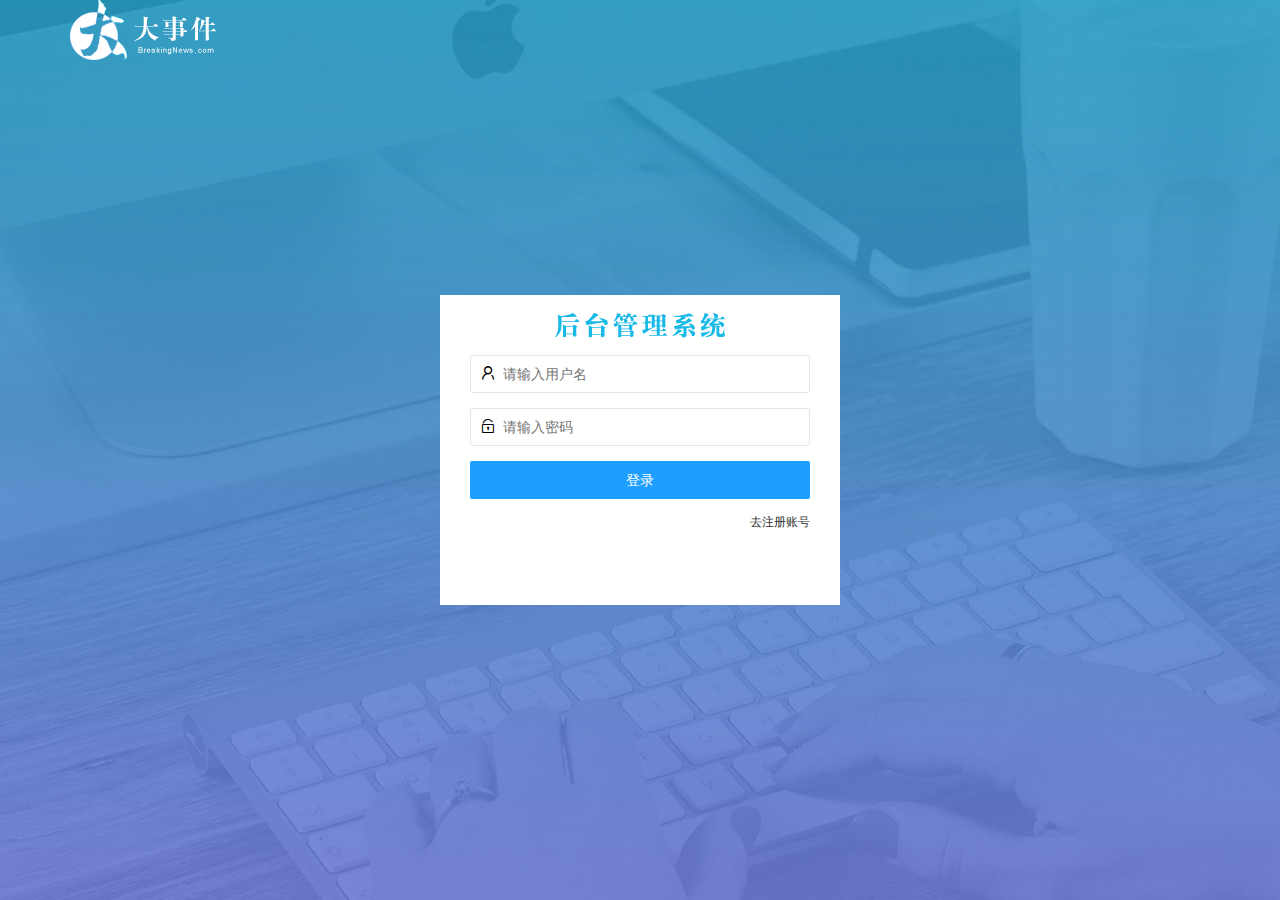
<file: login.html>
<!DOCTYPE html>
<html lang="en">
<head>
    <meta charset="UTF-8">
    <meta http-equiv="X-UA-Compatible" content="IE=edge">
    <meta name="viewport" content="width=device-width, initial-scale=1.0">
    <title>大事件-登录/注册</title>
    <!-- 导入 LayUI 的样式 -->
    <link rel="stylesheet" href="/assets/lib/layui/css/layui.css">
    <!-- 导入自己的样式 -->
    <link rel="stylesheet" href="./assets/css/login.css">
    
</head>
<body>
    <!-- 头部的 Logo 区域 -->
    <div class="layui-main">
        <img src="./assets/images/logo.png" alt="">
    </div>

    <!-- 登录注册区域 -->
    <div class="loginAndRegBox">
        <div class="title-box"></div>
        <!-- 登录的div -->
        <div class="login-box" >
            <!-- 登录的表单 -->
            <form class="layui-form" id="form_login">
                <!-- 用户名 -->
                <div class="layui-form-item">
                    <i class="layui-icon layui-icon-username"></i>
                    <input type="text" name="username" required  lay-verify="required" placeholder="请输入用户名" autocomplete="off" class="layui-input">
                </div>
                <!-- 密码 -->
                <div class="layui-form-item">
                    <i class="layui-icon layui-icon-password"></i>
                    <input type="password" name="password" required  lay-verify="required|pwd" placeholder="请输入密码" autocomplete="off" class="layui-input">
                </div>
                <!-- 登录按钮 -->
                <div class="layui-form-item">
                    <!-- 注意 表单提交按钮和普通按钮的区别，就是 lay-submit 属性 -->
                    <button class="layui-btn layui-btn-fluid layui-btn-normal" lay-submit >登录</button>
                </div>
                <div class="layui-form-item links">
                    <a href="javascript:;" id="link_reg">去注册账号</a>
                </div>
            </form>
            
        </div>
        <!-- 注册的div -->
        <div class="reg-box">
            <!-- 去注册的表单 -->
            <form class="layui-form" id="form_reg">
                <!-- 用户名 -->
                <div class="layui-form-item">
                    <i class="layui-icon layui-icon-username"></i>
                    <input type="text" name="username" required  lay-verify="required" placeholder="请输入用户名" autocomplete="off" class="layui-input">
                </div>
                <!-- 密码 -->
                <div class="layui-form-item">
                    <i class="layui-icon layui-icon-password"></i>
                    <input type="password" name="password" required  lay-verify="required|pwd" placeholder="请输入密码" autocomplete="off" class="layui-input">
                </div>
                <!-- 密码确认框 -->
                <div class="layui-form-item">
                    <i class="layui-icon layui-icon-password"></i>
                    <input type="password" name="repassword" required  lay-verify="required|pwd|repwd" placeholder="再次确认密码" autocomplete="off" class="layui-input">
                </div>
                <!-- 登录按钮 -->
                <div class="layui-form-item">
                    <!-- 注意 表单提交按钮和普通按钮的区别，就是 lay-submit 属性 -->
                    <button class="layui-btn layui-btn-fluid layui-btn-normal" lay-submit >注册</button>
                </div>
                <div class="layui-form-item links">
                    <a href="javascript:;" id="link_login">去登录</a>
                </div>
            </form>
        </div>
    </div>

    <!-- 导入 Layui 的JS文件 -->
    <script src="/assets/lib/layui/layui.all.js"></script>
    <!-- 导入 jQuery -->
    <script src="/assets/lib/jquery.js"></script>
    <script src="/assets/js/baseAPI.js"></script>
    <!-- 导入自己的 javaScript 脚本 -->
    <script src="/assets/js/login.js"></script>

</body>
</html>
</file>
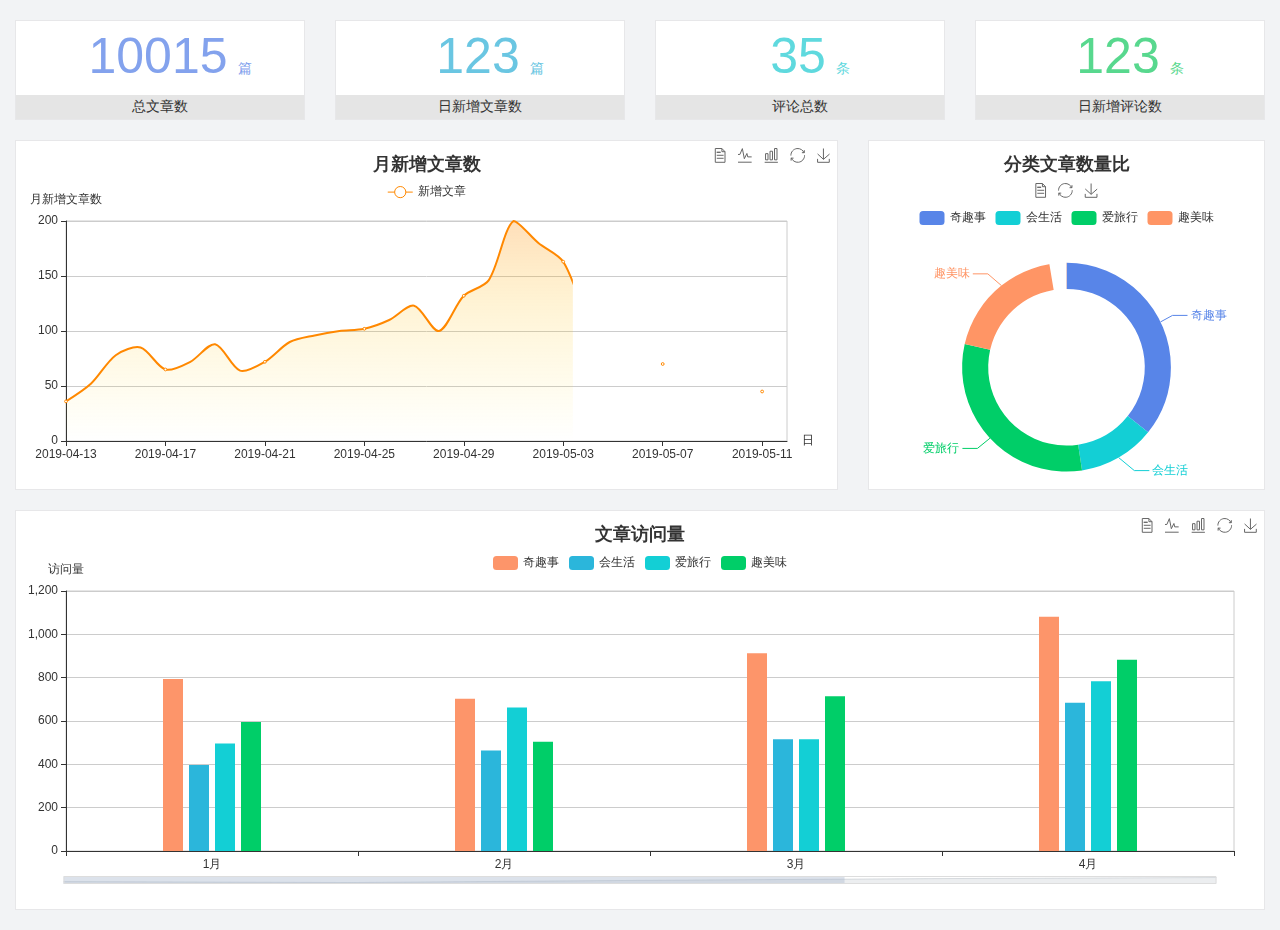
<file: home/dashboard.html>
<!DOCTYPE html>
<html lang="en">

<head>
  <meta charset="UTF-8">
  <meta name="viewport" content="width=device-width, initial-scale=1.0">
  <meta http-equiv="X-UA-Compatible" content="ie=edge">
  <title>图表统计</title>
  <link rel="stylesheet" href="../../assets/lib/bootstrap.css" />
  <link rel="stylesheet" href="../../assets/lib/main.css" />
  <script src="../../assets/lib/jquery.js"></script>
  <script type="text/javascript" src="../../assets/lib/echarts.min.js"></script>
</head>

<body>
  <div class="container-fluid">
    <div class="row spannel_list">
      <div class="col-sm-3 col-xs-6">
        <div class="spannel">
          <em>10015</em><span>篇</span>
          <b>总文章数</b>
        </div>
      </div>
      <div class="col-sm-3 col-xs-6">
        <div class="spannel scolor01">
          <em>123</em><span>篇</span>
          <b>日新增文章数</b>
        </div>
      </div>
      <div class="col-sm-3 col-xs-6">
        <div class="spannel scolor02">
          <em>35</em><span>条</span>
          <b>评论总数</b>
        </div>
      </div>
      <div class="col-sm-3 col-xs-6">
        <div class="spannel scolor03">
          <em>123</em><span>条</span>
          <b>日新增评论数</b>
        </div>
      </div>
    </div>
  </div>

  <div class="container-fluid">
    <div class="row curve-pie">
      <div class="col-lg-8 col-md-8">
        <div class="gragh_pannel" id="curve_show"></div>
      </div>
      <div class="col-lg-4 col-md-4">
        <div class="gragh_pannel" id="pie_show"></div>
      </div>
    </div>
  </div>

  <div class="container-fluid">
    <div class="column_pannel" id="column_show"></div>
  </div>

  <script>
    var oChart = echarts.init(document.getElementById('curve_show'));
    var aList_all = [
      { 'count': 36, 'date': '2019-04-13' },
      { 'count': 52, 'date': '2019-04-14' },
      { 'count': 78, 'date': '2019-04-15' },
      { 'count': 85, 'date': '2019-04-16' },
      { 'count': 65, 'date': '2019-04-17' },
      { 'count': 72, 'date': '2019-04-18' },
      { 'count': 88, 'date': '2019-04-19' },
      { 'count': 64, 'date': '2019-04-20' },
      { 'count': 72, 'date': '2019-04-21' },
      { 'count': 90, 'date': '2019-04-22' },
      { 'count': 96, 'date': '2019-04-23' },
      { 'count': 100, 'date': '2019-04-24' },
      { 'count': 102, 'date': '2019-04-25' },
      { 'count': 110, 'date': '2019-04-26' },
      { 'count': 123, 'date': '2019-04-27' },
      { 'count': 100, 'date': '2019-04-28' },
      { 'count': 132, 'date': '2019-04-29' },
      { 'count': 146, 'date': '2019-04-30' },
      { 'count': 200, 'date': '2019-05-01' },
      { 'count': 180, 'date': '2019-05-02' },
      { 'count': 163, 'date': '2019-05-03' },
      { 'count': 110, 'date': '2019-05-04' },
      { 'count': 80, 'date': '2019-05-05' },
      { 'count': 82, 'date': '2019-05-06' },
      { 'count': 70, 'date': '2019-05-07' },
      { 'count': 65, 'date': '2019-05-08' },
      { 'count': 54, 'date': '2019-05-09' },
      { 'count': 40, 'date': '2019-05-10' },
      { 'count': 45, 'date': '2019-05-11' },
      { 'count': 38, 'date': '2019-05-12' },
    ];

    let aCount = [];
    let aDate = [];

    for (var i = 0; i < aList_all.length; i++) {
      aCount.push(aList_all[i].count);
      aDate.push(aList_all[i].date);
    }

    var chartopt = {
      title: {
        text: '月新增文章数',
        left: 'center',
        top: '10'
      },
      tooltip: {
        trigger: 'axis'
      },
      legend: {
        data: ['新增文章'],
        top: '40'
      },
      toolbox: {
        show: true,
        feature: {
          mark: { show: true },
          dataView: { show: true, readOnly: false },
          magicType: { show: true, type: ['line', 'bar'] },
          restore: { show: true },
          saveAsImage: { show: true }
        }
      },
      calculable: true,
      xAxis: [
        {
          name: '日',
          type: 'category',
          boundaryGap: false,
          data: aDate
        }
      ],
      yAxis: [
        {
          name: '月新增文章数',
          type: 'value'
        }
      ],
      series: [
        {
          name: '新增文章',
          type: 'line',
          smooth: true,
          itemStyle: { normal: { areaStyle: { type: 'default' }, color: '#f80' }, lineStyle: { color: '#f80' } },
          data: aCount
        }],
      areaStyle: {
        normal: {
          color: new echarts.graphic.LinearGradient(0, 0, 0, 1, [{
            offset: 0,
            color: 'rgba(255,136,0,0.39)'
          }, {
            offset: .34,
            color: 'rgba(255,180,0,0.25)'
          }, {
            offset: 1,
            color: 'rgba(255,222,0,0.00)'
          }])

        }
      },
      grid: {
        show: true,
        x: 50,
        x2: 50,
        y: 80,
        height: 220
      }
    };

    oChart.setOption(chartopt);


    var oPie = echarts.init(document.getElementById('pie_show'));
    var oPieopt =
    {
      title: {
        top: 10,
        text: '分类文章数量比',
        x: 'center'
      },
      tooltip: {
        trigger: 'item',
        formatter: "{a} <br/>{b} : {c} ({d}%)"
      },
      color: ['#5885e8', '#13cfd5', '#00ce68', '#ff9565'],
      legend: {
        x: 'center',
        top: 65,
        data: ['奇趣事', '会生活', '爱旅行', '趣美味']
      },
      toolbox: {
        show: true,
        x: 'center',
        top: 35,
        feature: {
          mark: { show: true },
          dataView: { show: true, readOnly: false },
          magicType: {
            show: true,
            type: ['pie', 'funnel'],
            option: {
              funnel: {
                x: '25%',
                width: '50%',
                funnelAlign: 'left',
                max: 1548
              }
            }
          },
          restore: { show: true },
          saveAsImage: { show: true }
        }
      },
      calculable: true,
      series: [
        {
          name: '访问来源',
          type: 'pie',
          radius: ['45%', '60%'],
          center: ['50%', '65%'],
          data: [
            { value: 300, name: '奇趣事' },
            { value: 100, name: '会生活' },
            { value: 260, name: '爱旅行' },
            { value: 180, name: '趣美味' }
          ]
        }
      ]
    };
    oPie.setOption(oPieopt);



    var oColumn = this.echarts.init(document.getElementById('column_show'));
    var oColumnopt =
    {
      title: {
        text: '文章访问量',
        left: 'center',
        top: '10'
      },
      tooltip: {
        trigger: 'axis'
      },
      legend: {
        data: ['奇趣事', '会生活', '爱旅行', '趣美味'],
        top: '40'
      },
      toolbox: {
        show: true,
        feature: {
          mark: { show: true },
          dataView: { show: true, readOnly: false },
          magicType: { show: true, type: ['line', 'bar'] },
          restore: { show: true },
          saveAsImage: { show: true }
        }
      },
      calculable: true,
      xAxis: [
        {
          type: 'category',
          data: ['1月', '2月', '3月', '4月', '5月']
        }
      ],
      yAxis: [
        {
          name: '访问量',
          type: 'value'
        }
      ],
      series: [
        {
          name: '奇趣事',
          type: 'bar',
          barWidth: 20,
          itemStyle: {
            normal: { areaStyle: { type: 'default' }, color: '#fd956a' }
          },
          data: [800, 708, 920, 1090, 1200]
        },
        {
          name: '会生活',
          type: 'bar',
          barWidth: 20,
          itemStyle: {
            normal: { areaStyle: { type: 'default' }, color: '#2bb6db' }
          },
          data: [400, 468, 520, 690, 800]
        },
        {
          name: '爱旅行',
          type: 'bar',
          barWidth: 20,
          itemStyle: {
            normal: { areaStyle: { type: 'default' }, color: '#13cfd5' }
          },
          data: [500, 668, 520, 790, 900]
        },
        {
          name: '趣美味',
          type: 'bar',
          barWidth: 20,
          itemStyle: {
            normal: { areaStyle: { type: 'default' }, color: '#00ce68' }
          },
          data: [600, 508, 720, 890, 1000]
        }
      ],
      grid: {
        show: true,
        x: 50,
        x2: 30,
        y: 80,
        height: 260
      },
      dataZoom: [//给x轴设置滚动条
        {
          start: 0,//默认为0
          end: 100 - 1000 / 31,//默认为100
          type: 'slider',
          show: true,
          xAxisIndex: [0],
          handleSize: 0,//滑动条的 左右2个滑动条的大小
          height: 8,//组件高度
          left: 45, //左边的距离
          right: 50,//右边的距离
          bottom: 26,//右边的距离
          handleColor: '#ddd',//h滑动图标的颜色
          handleStyle: {
            borderColor: "#cacaca",
            borderWidth: "1",
            shadowBlur: 2,
            background: "#ddd",
            shadowColor: "#ddd",
          }
        }]
    };
    oColumn.setOption(oColumnopt);
  </script>
</body>

</html>
</file>
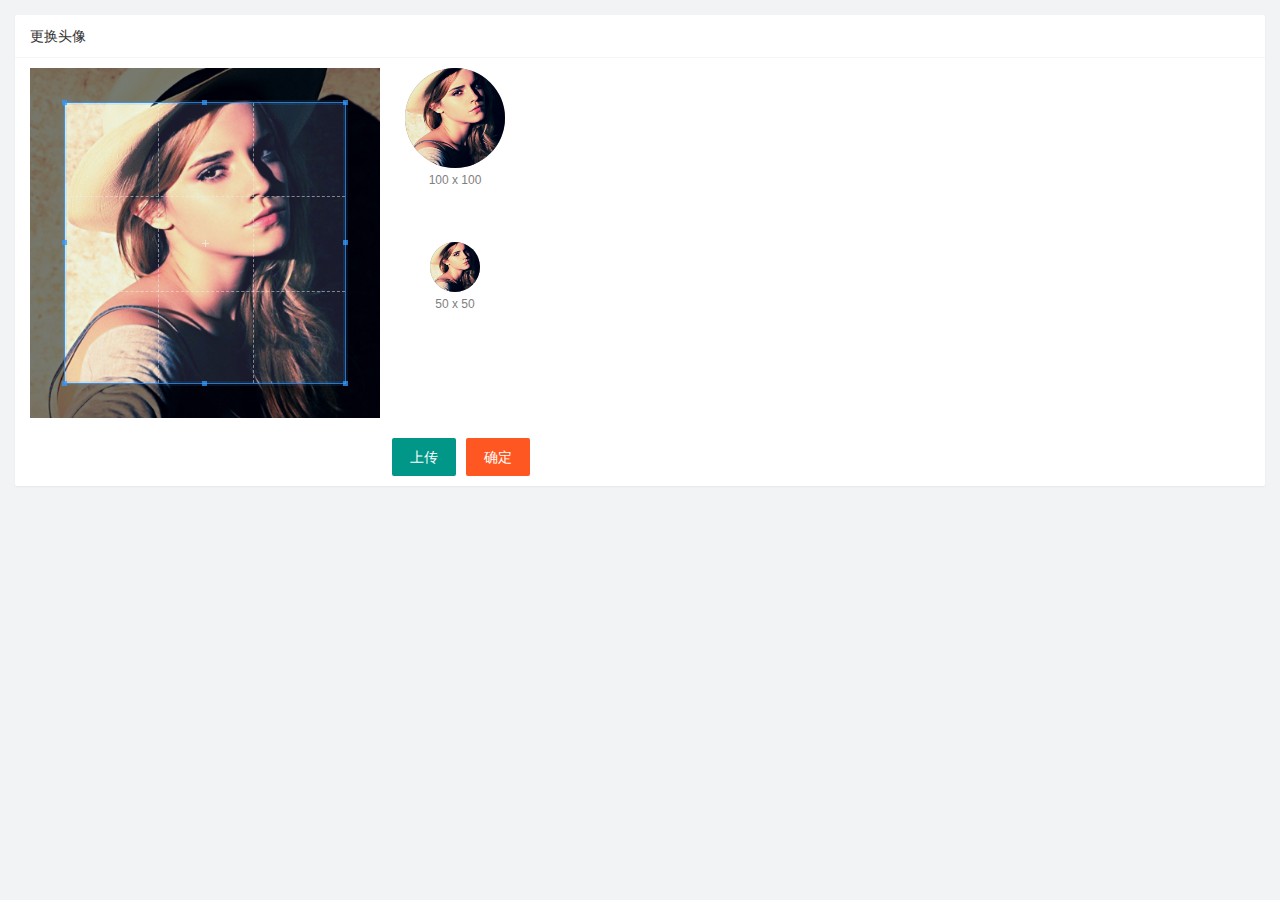
<file: user/user_avater.html>
<!DOCTYPE html>
<html lang="en">
<head>
    <meta charset="UTF-8">
    <meta http-equiv="X-UA-Compatible" content="IE=edge">
    <meta name="viewport" content="width=device-width, initial-scale=1.0">
    <title>Document</title>
    <link rel="stylesheet" href="/assets/lib/layui/css/layui.css">
    <link rel="stylesheet" href="/assets/lib/cropper/cropper.css">
    <link rel="stylesheet" href="/assets/css/user_avatar.css">
</head>
<body>
    <div class="layui-card">
        <div class="layui-card-header">更换头像</div>
        <div class="layui-card-body">
          <!-- 第一行的图片裁剪和预览区域 -->
     <div class="row1">
        <!-- 图片裁剪区域 -->
        <div class="cropper-box">
          <!-- 这个 img 标签很重要，将来会把它初始化为裁剪区域 -->
          <img id="image" src="/assets/images/sample.jpg" />
        </div>
        <!-- 图片的预览区域 -->
        <div class="preview-box">
          <div>
            <!-- 宽高为 100px 的预览区域 -->
            <div class="img-preview w100"></div>
            <p class="size">100 x 100</p>
          </div>
          <div>
            <!-- 宽高为 50px 的预览区域 -->
            <div class="img-preview w50"></div>
            <p class="size">50 x 50</p>
          </div>
        </div>
      </div>
    
      <!-- 第二行的按钮区域 -->
      <div class="row2">
        <!-- 通过 accept 属性  可以指定允许用户选择什么类型的文件-->
        <input type="file" id="file" accept="image/png,image/jpeg">
        <button type="button" class="layui-btn" id="btnChooseImage">上传</button>
        <button type="button" class="layui-btn layui-btn-danger" id="btnUpload">确定</button>
      </div>
        </div>
    </div>
    
    <script src="/assets/lib/layui/layui.all.js"></script>
    <script src="/assets/lib/jquery.js"></script>
    <script src="/assets/lib/cropper/Cropper.js"></script>
    <script src="/assets/lib/cropper/jquery-cropper.js"></script>
    <script src="/assets/js/baseAPI.js"></script>
    <script src="/assets/js/user_avatar.js"></script>
</body>
</html>
</file>
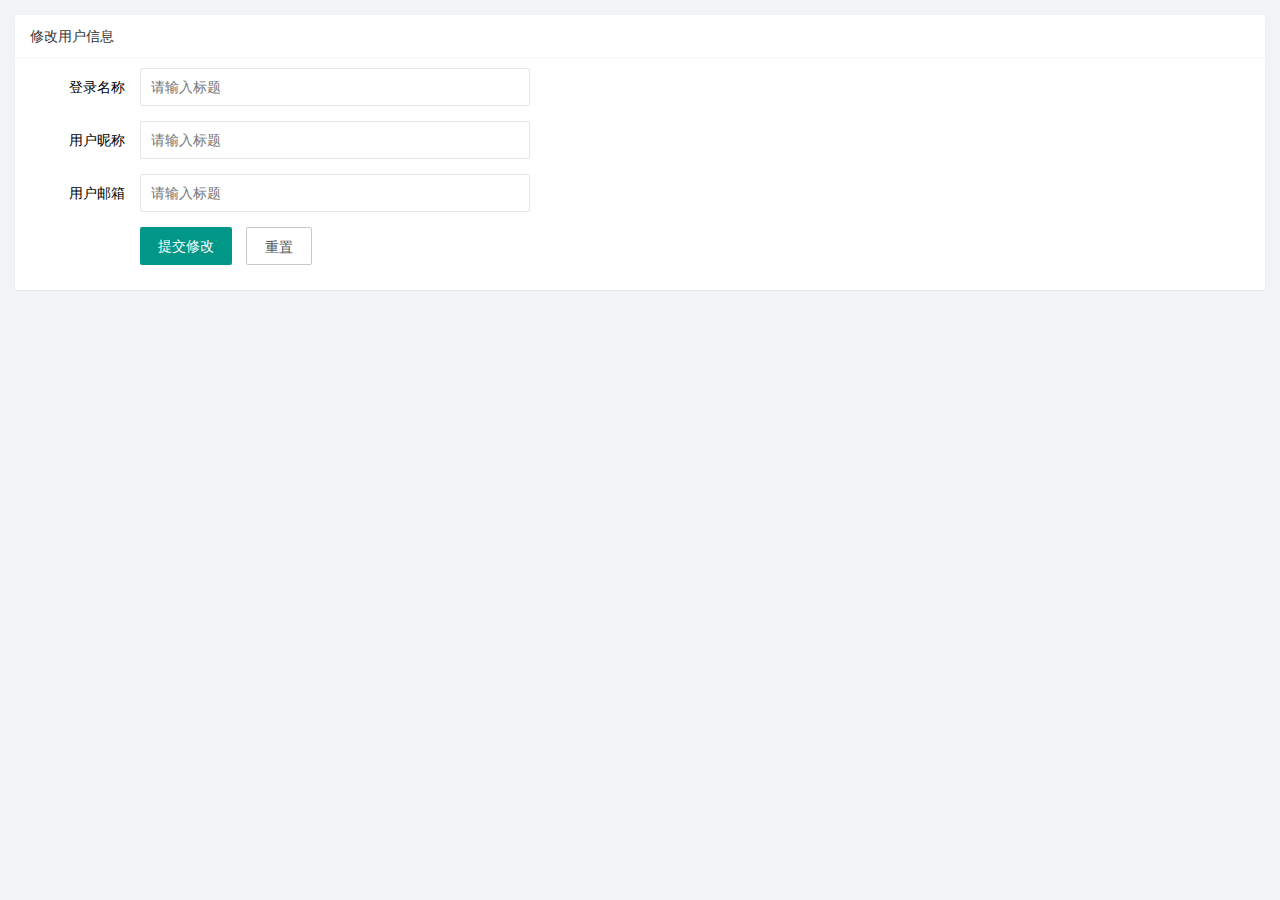
<file: user/user_info.html>
<!DOCTYPE html>
<html lang="en">
<head>
    <meta charset="UTF-8">
    <meta http-equiv="X-UA-Compatible" content="IE=edge">
    <meta name="viewport" content="width=device-width, initial-scale=1.0">
    <title>Document</title>
    <link rel="stylesheet" href="/assets/lib/layui/css/layui.css">
    <link rel="stylesheet" href="/assets/css/user_info.css">
</head>
<body>
    <!-- 卡片区域 -->
    <div class="layui-card" >
        <div class="layui-card-header">修改用户信息</div>
        <div class="layui-card-body">
          <!-- form表单区域 -->
          <form class="layui-form" lay-filter="formUserInfo">
            <!-- 这是隐藏域 -->
            <input type="hidden" name="id" value="">
            <div class="layui-form-item">
              <label class="layui-form-label">登录名称</label>
              <div class="layui-input-block">
                <input type="text" name="username" required  lay-verify="required" placeholder="请输入标题" autocomplete="off" class="layui-input" readonly>
              </div>
            </div>
            <div class="layui-form-item">
                <label class="layui-form-label">用户昵称</label>
                <div class="layui-input-block">
                  <input type="text" name="nickname" required  lay-verify="required" placeholder="请输入标题" autocomplete="off" class="layui-input">
                </div>
              </div>
              <div class="layui-form-item">
                <label class="layui-form-label">用户邮箱</label>
                <div class="layui-input-block">
                  <input type="text" name="email" required  lay-verify="required" placeholder="请输入标题" autocomplete="off" class="layui-input">
                </div>
              </div>
              <div class="layui-form-item">
                <div class="layui-input-block">
                  <button class="layui-btn" lay-submit lay-filter="formDemo">提交修改</button>
                  <button type="reset" class="layui-btn layui-btn-primary" id="btnReset">重置</button>
                </div>
              </div>
           </form>
        </div>
      </div>

      <script src="/assets/lib/layui/layui.all.js"></script>
      <script src="/assets/lib/jquery.js"></script>
      <script src="/assets/js/baseAPI.js"></script>
      <script src="/assets/js/user_info.js"></script>
</body>
</html>
</file>
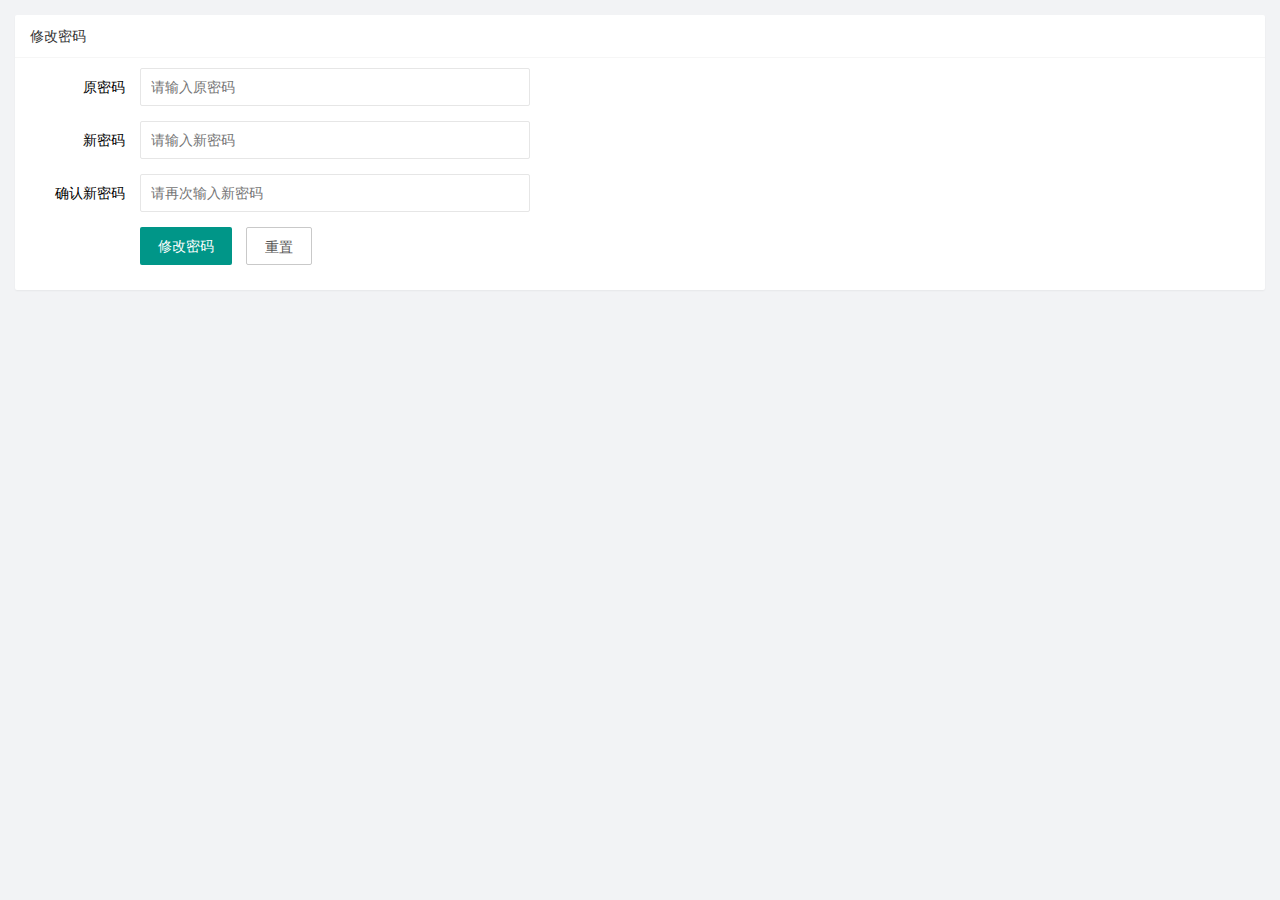
<file: user/user_pwd.html>
<!DOCTYPE html>
<html lang="en">

<head>
    <meta charset="UTF-8">
    <meta http-equiv="X-UA-Compatible" content="IE=edge">
    <meta name="viewport" content="width=device-width, initial-scale=1.0">
    <title>Document</title>
    <link rel="stylesheet" href="/assets/lib/layui/css/layui.css">
    <link rel="stylesheet" href="/assets/css/user_info.css">
</head>

<body>
    <div class="layui-card">
        <div class="layui-card-header">修改密码</div>
        <div class="layui-card-body">
            <form class="layui-form">
                <div class="layui-form-item">
                    <label class="layui-form-label">原密码</label>
                    <div class="layui-input-block">
                        <input type="password" name="oldPwd" required lay-verify="required|pwd" placeholder="请输入原密码"
                            autocomplete="off" class="layui-input">
                    </div>
                </div>
                <div class="layui-form-item">
                    <label class="layui-form-label">新密码</label>
                    <div class="layui-input-block">
                        <input type="password" name="newPwd" required lay-verify="required|pwd|samePwd" placeholder="请输入新密码"
                            autocomplete="off" class="layui-input">
                    </div>
                </div>
                <div class="layui-form-item">
                    <label class="layui-form-label">确认新密码</label>
                    <div class="layui-input-block">
                        <input type="password" name="rePwd" required lay-verify="required|pwd|rePwd" placeholder="请再次输入新密码"
                            autocomplete="off" class="layui-input">
                    </div>
                </div>
                <div class="layui-form-item">
                    <div class="layui-input-block">
                      <button class="layui-btn" lay-submit lay-filter="formDemo">修改密码</button>
                      <button type="reset" class="layui-btn layui-btn-primary">重置</button>
                    </div>
                  </div>
            </form>
        </div>
    </div>

    <script src="/assets/lib/layui/layui.all.js"></script>
    <script src="/assets/lib/jquery.js"></script>
    <script src="/assets/js/baseAPI.js"></script>
    <script src="/assets/js/user_pwd.js"></script>
</body>

</html>
</file>
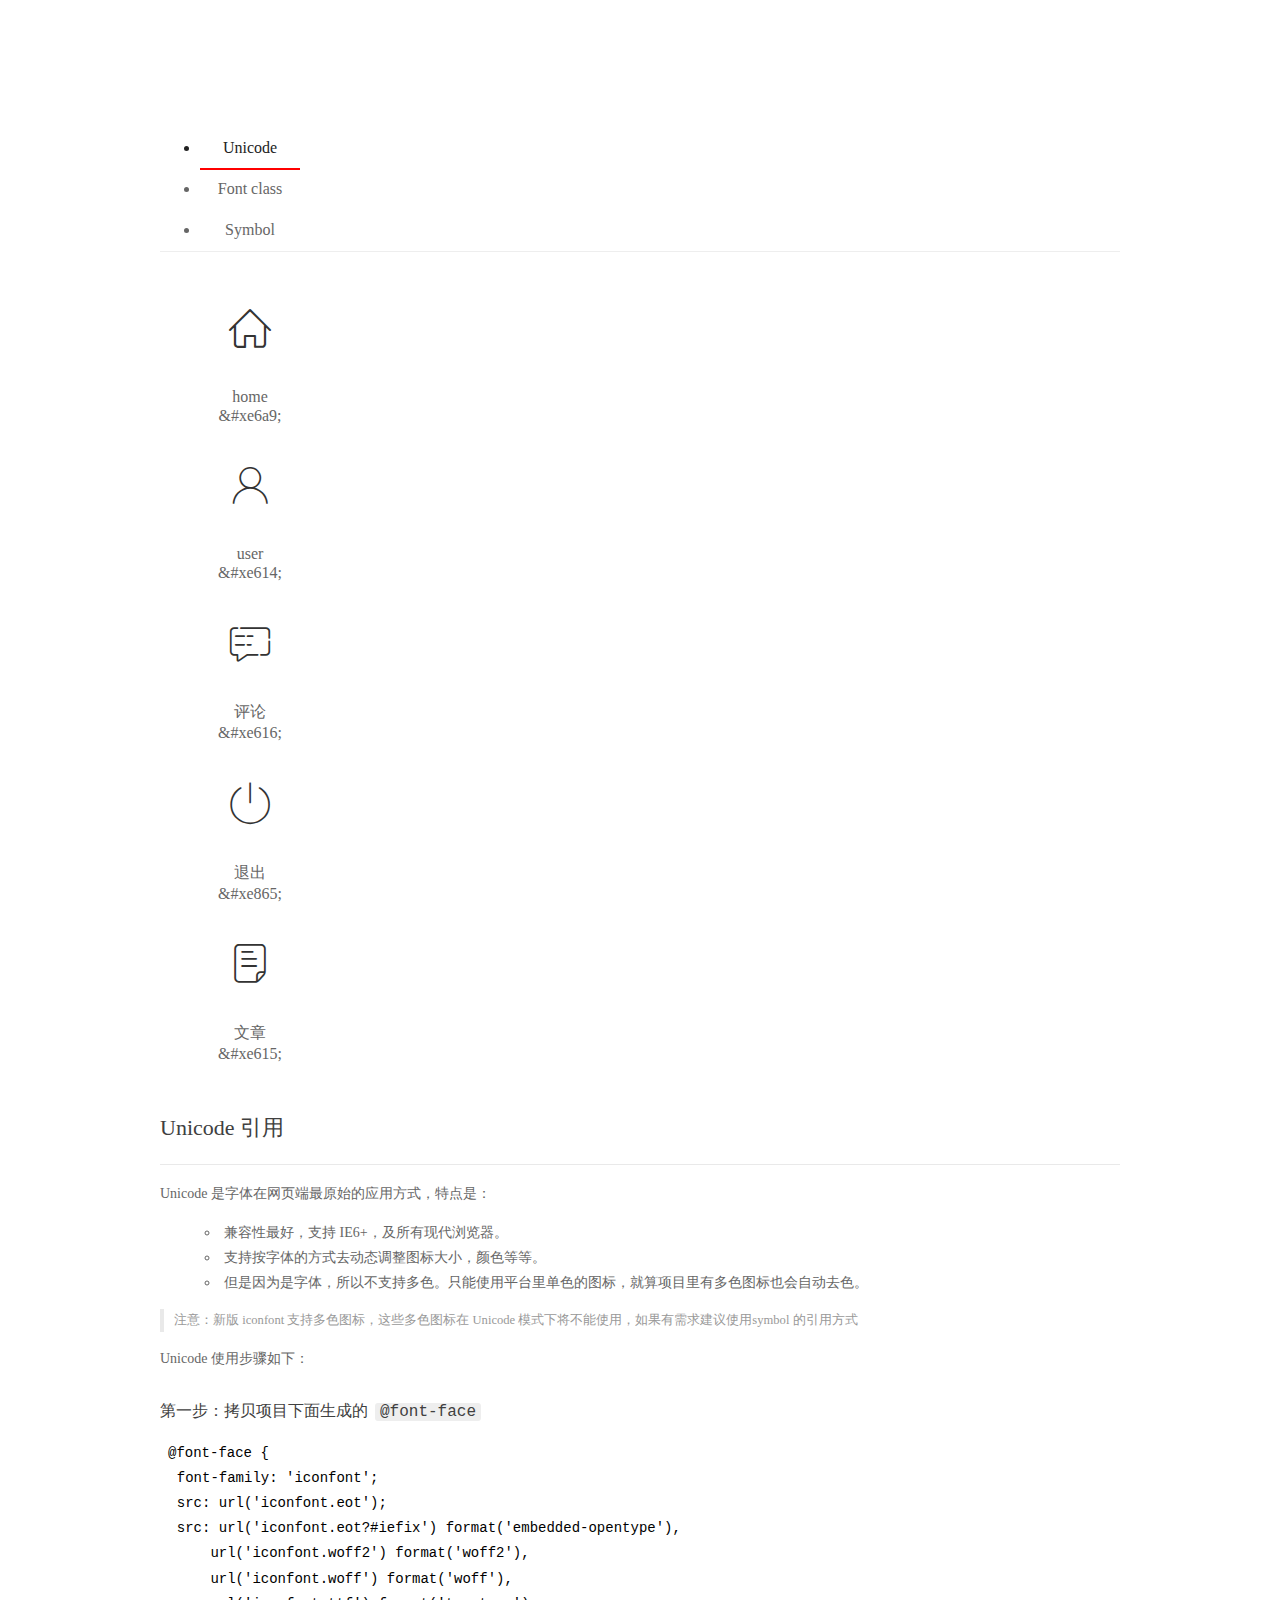
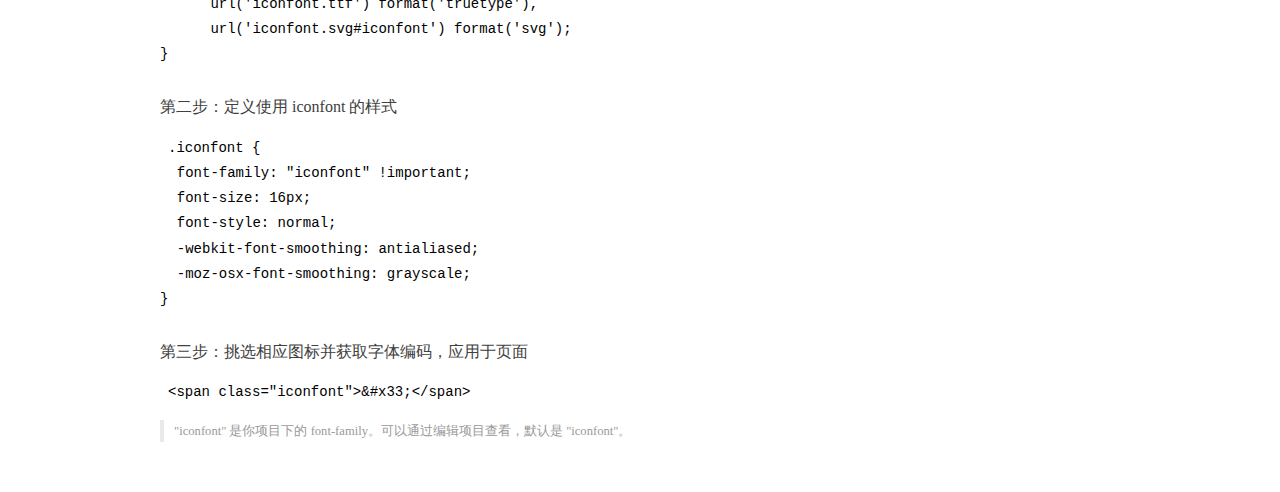
<file: assets/fonts/demo_index.html>
<!DOCTYPE html>
<html>
<head>
  <meta charset="utf-8"/>
  <title>IconFont Demo</title>
  <link rel="shortcut icon" href="https://gtms04.alicdn.com/tps/i4/TB1_oz6GVXXXXaFXpXXJDFnIXXX-64-64.ico" type="image/x-icon"/>
  <link rel="stylesheet" href="https://g.alicdn.com/thx/cube/1.3.2/cube.min.css">
  <link rel="stylesheet" href="demo.css">
  <link rel="stylesheet" href="iconfont.css">
  <script src="iconfont.js"></script>
  <!-- jQuery -->
  <script src="https://a1.alicdn.com/oss/uploads/2018/12/26/7bfddb60-08e8-11e9-9b04-53e73bb6408b.js"></script>
  <!-- 代码高亮 -->
  <script src="https://a1.alicdn.com/oss/uploads/2018/12/26/a3f714d0-08e6-11e9-8a15-ebf944d7534c.js"></script>
</head>
<body>
  <div class="main">
    <h1 class="logo"><a href="https://www.iconfont.cn/" title="iconfont 首页" target="_blank">&#xe86b;</a></h1>
    <div class="nav-tabs">
      <ul id="tabs" class="dib-box">
        <li class="dib active"><span>Unicode</span></li>
        <li class="dib"><span>Font class</span></li>
        <li class="dib"><span>Symbol</span></li>
      </ul>
      
    </div>
    <div class="tab-container">
      <div class="content unicode" style="display: block;">
          <ul class="icon_lists dib-box">
          
            <li class="dib">
              <span class="icon iconfont">&#xe6a9;</span>
                <div class="name">home</div>
                <div class="code-name">&amp;#xe6a9;</div>
              </li>
          
            <li class="dib">
              <span class="icon iconfont">&#xe614;</span>
                <div class="name">user</div>
                <div class="code-name">&amp;#xe614;</div>
              </li>
          
            <li class="dib">
              <span class="icon iconfont">&#xe616;</span>
                <div class="name">评论</div>
                <div class="code-name">&amp;#xe616;</div>
              </li>
          
            <li class="dib">
              <span class="icon iconfont">&#xe865;</span>
                <div class="name">退出</div>
                <div class="code-name">&amp;#xe865;</div>
              </li>
          
            <li class="dib">
              <span class="icon iconfont">&#xe615;</span>
                <div class="name">文章</div>
                <div class="code-name">&amp;#xe615;</div>
              </li>
          
          </ul>
          <div class="article markdown">
          <h2 id="unicode-">Unicode 引用</h2>
          <hr>

          <p>Unicode 是字体在网页端最原始的应用方式，特点是：</p>
          <ul>
            <li>兼容性最好，支持 IE6+，及所有现代浏览器。</li>
            <li>支持按字体的方式去动态调整图标大小，颜色等等。</li>
            <li>但是因为是字体，所以不支持多色。只能使用平台里单色的图标，就算项目里有多色图标也会自动去色。</li>
          </ul>
          <blockquote>
            <p>注意：新版 iconfont 支持多色图标，这些多色图标在 Unicode 模式下将不能使用，如果有需求建议使用symbol 的引用方式</p>
          </blockquote>
          <p>Unicode 使用步骤如下：</p>
          <h3 id="-font-face">第一步：拷贝项目下面生成的 <code>@font-face</code></h3>
<pre><code class="language-css"
>@font-face {
  font-family: 'iconfont';
  src: url('iconfont.eot');
  src: url('iconfont.eot?#iefix') format('embedded-opentype'),
      url('iconfont.woff2') format('woff2'),
      url('iconfont.woff') format('woff'),
      url('iconfont.ttf') format('truetype'),
      url('iconfont.svg#iconfont') format('svg');
}
</code></pre>
          <h3 id="-iconfont-">第二步：定义使用 iconfont 的样式</h3>
<pre><code class="language-css"
>.iconfont {
  font-family: "iconfont" !important;
  font-size: 16px;
  font-style: normal;
  -webkit-font-smoothing: antialiased;
  -moz-osx-font-smoothing: grayscale;
}
</code></pre>
          <h3 id="-">第三步：挑选相应图标并获取字体编码，应用于页面</h3>
<pre>
<code class="language-html"
>&lt;span class="iconfont"&gt;&amp;#x33;&lt;/span&gt;
</code></pre>
          <blockquote>
            <p>"iconfont" 是你项目下的 font-family。可以通过编辑项目查看，默认是 "iconfont"。</p>
          </blockquote>
          </div>
      </div>
      <div class="content font-class">
        <ul class="icon_lists dib-box">
          
          <li class="dib">
            <span class="icon iconfont icon-home"></span>
            <div class="name">
              home
            </div>
            <div class="code-name">.icon-home
            </div>
          </li>
          
          <li class="dib">
            <span class="icon iconfont icon-user"></span>
            <div class="name">
              user
            </div>
            <div class="code-name">.icon-user
            </div>
          </li>
          
          <li class="dib">
            <span class="icon iconfont icon-pinglun"></span>
            <div class="name">
              评论
            </div>
            <div class="code-name">.icon-pinglun
            </div>
          </li>
          
          <li class="dib">
            <span class="icon iconfont icon-tuichu"></span>
            <div class="name">
              退出
            </div>
            <div class="code-name">.icon-tuichu
            </div>
          </li>
          
          <li class="dib">
            <span class="icon iconfont icon-16"></span>
            <div class="name">
              文章
            </div>
            <div class="code-name">.icon-16
            </div>
          </li>
          
        </ul>
        <div class="article markdown">
        <h2 id="font-class-">font-class 引用</h2>
        <hr>

        <p>font-class 是 Unicode 使用方式的一种变种，主要是解决 Unicode 书写不直观，语意不明确的问题。</p>
        <p>与 Unicode 使用方式相比，具有如下特点：</p>
        <ul>
          <li>兼容性良好，支持 IE8+，及所有现代浏览器。</li>
          <li>相比于 Unicode 语意明确，书写更直观。可以很容易分辨这个 icon 是什么。</li>
          <li>因为使用 class 来定义图标，所以当要替换图标时，只需要修改 class 里面的 Unicode 引用。</li>
          <li>不过因为本质上还是使用的字体，所以多色图标还是不支持的。</li>
        </ul>
        <p>使用步骤如下：</p>
        <h3 id="-fontclass-">第一步：引入项目下面生成的 fontclass 代码：</h3>
<pre><code class="language-html">&lt;link rel="stylesheet" href="./iconfont.css"&gt;
</code></pre>
        <h3 id="-">第二步：挑选相应图标并获取类名，应用于页面：</h3>
<pre><code class="language-html">&lt;span class="iconfont icon-xxx"&gt;&lt;/span&gt;
</code></pre>
        <blockquote>
          <p>"
            iconfont" 是你项目下的 font-family。可以通过编辑项目查看，默认是 "iconfont"。</p>
        </blockquote>
      </div>
      </div>
      <div class="content symbol">
          <ul class="icon_lists dib-box">
          
            <li class="dib">
                <svg class="icon svg-icon" aria-hidden="true">
                  <use xlink:href="#icon-home"></use>
                </svg>
                <div class="name">home</div>
                <div class="code-name">#icon-home</div>
            </li>
          
            <li class="dib">
                <svg class="icon svg-icon" aria-hidden="true">
                  <use xlink:href="#icon-user"></use>
                </svg>
                <div class="name">user</div>
                <div class="code-name">#icon-user</div>
            </li>
          
            <li class="dib">
                <svg class="icon svg-icon" aria-hidden="true">
                  <use xlink:href="#icon-pinglun"></use>
                </svg>
                <div class="name">评论</div>
                <div class="code-name">#icon-pinglun</div>
            </li>
          
            <li class="dib">
                <svg class="icon svg-icon" aria-hidden="true">
                  <use xlink:href="#icon-tuichu"></use>
                </svg>
                <div class="name">退出</div>
                <div class="code-name">#icon-tuichu</div>
            </li>
          
            <li class="dib">
                <svg class="icon svg-icon" aria-hidden="true">
                  <use xlink:href="#icon-16"></use>
                </svg>
                <div class="name">文章</div>
                <div class="code-name">#icon-16</div>
            </li>
          
          </ul>
          <div class="article markdown">
          <h2 id="symbol-">Symbol 引用</h2>
          <hr>

          <p>这是一种全新的使用方式，应该说这才是未来的主流，也是平台目前推荐的用法。相关介绍可以参考这篇<a href="">文章</a>
            这种用法其实是做了一个 SVG 的集合，与另外两种相比具有如下特点：</p>
          <ul>
            <li>支持多色图标了，不再受单色限制。</li>
            <li>通过一些技巧，支持像字体那样，通过 <code>font-size</code>, <code>color</code> 来调整样式。</li>
            <li>兼容性较差，支持 IE9+，及现代浏览器。</li>
            <li>浏览器渲染 SVG 的性能一般，还不如 png。</li>
          </ul>
          <p>使用步骤如下：</p>
          <h3 id="-symbol-">第一步：引入项目下面生成的 symbol 代码：</h3>
<pre><code class="language-html">&lt;script src="./iconfont.js"&gt;&lt;/script&gt;
</code></pre>
          <h3 id="-css-">第二步：加入通用 CSS 代码（引入一次就行）：</h3>
<pre><code class="language-html">&lt;style&gt;
.icon {
  width: 1em;
  height: 1em;
  vertical-align: -0.15em;
  fill: currentColor;
  overflow: hidden;
}
&lt;/style&gt;
</code></pre>
          <h3 id="-">第三步：挑选相应图标并获取类名，应用于页面：</h3>
<pre><code class="language-html">&lt;svg class="icon" aria-hidden="true"&gt;
  &lt;use xlink:href="#icon-xxx"&gt;&lt;/use&gt;
&lt;/svg&gt;
</code></pre>
          </div>
      </div>

    </div>
  </div>
  <script>
  $(document).ready(function () {
      $('.tab-container .content:first').show()

      $('#tabs li').click(function (e) {
        var tabContent = $('.tab-container .content')
        var index = $(this).index()

        if ($(this).hasClass('active')) {
          return
        } else {
          $('#tabs li').removeClass('active')
          $(this).addClass('active')

          tabContent.hide().eq(index).fadeIn()
        }
      })
    })
  </script>
</body>
</html>
</file>
<file: assets/lib/layui/css/layui.css>
/** layui-v2.5.5 MIT License By https://www.layui.com */
 .layui-inline,img{display:inline-block;vertical-align:middle}h1,h2,h3,h4,h5,h6{font-weight:400}.layui-edge,.layui-header,.layui-inline,.layui-main{position:relative}.layui-body,.layui-edge,.layui-elip{overflow:hidden}.layui-btn,.layui-edge,.layui-inline,img{vertical-align:middle}.layui-btn,.layui-disabled,.layui-icon,.layui-unselect{-moz-user-select:none;-webkit-user-select:none;-ms-user-select:none}.layui-elip,.layui-form-checkbox span,.layui-form-pane .layui-form-label{text-overflow:ellipsis;white-space:nowrap}.layui-breadcrumb,.layui-tree-btnGroup{visibility:hidden}blockquote,body,button,dd,div,dl,dt,form,h1,h2,h3,h4,h5,h6,input,li,ol,p,pre,td,textarea,th,ul{margin:0;padding:0;-webkit-tap-highlight-color:rgba(0,0,0,0)}a:active,a:hover{outline:0}img{border:none}li{list-style:none}table{border-collapse:collapse;border-spacing:0}h4,h5,h6{font-size:100%}button,input,optgroup,option,select,textarea{font-family:inherit;font-size:inherit;font-style:inherit;font-weight:inherit;outline:0}pre{white-space:pre-wrap;white-space:-moz-pre-wrap;white-space:-pre-wrap;white-space:-o-pre-wrap;word-wrap:break-word}body{line-height:24px;font:14px Helvetica Neue,Helvetica,PingFang SC,Tahoma,Arial,sans-serif}hr{height:1px;margin:10px 0;border:0;clear:both}a{color:#333;text-decoration:none}a:hover{color:#777}a cite{font-style:normal;*cursor:pointer}.layui-border-box,.layui-border-box *{box-sizing:border-box}.layui-box,.layui-box *{box-sizing:content-box}.layui-clear{clear:both;*zoom:1}.layui-clear:after{content:'\20';clear:both;*zoom:1;display:block;height:0}.layui-inline{*display:inline;*zoom:1}.layui-edge{display:inline-block;width:0;height:0;border-width:6px;border-style:dashed;border-color:transparent}.layui-edge-top{top:-4px;border-bottom-color:#999;border-bottom-style:solid}.layui-edge-right{border-left-color:#999;border-left-style:solid}.layui-edge-bottom{top:2px;border-top-color:#999;border-top-style:solid}.layui-edge-left{border-right-color:#999;border-right-style:solid}.layui-disabled,.layui-disabled:hover{color:#d2d2d2!important;cursor:not-allowed!important}.layui-circle{border-radius:100%}.layui-show{display:block!important}.layui-hide{display:none!important}@font-face{font-family:layui-icon;src:url(../font/iconfont.eot?v=250);src:url(../font/iconfont.eot?v=250#iefix) format('embedded-opentype'),url(../font/iconfont.woff2?v=250) format('woff2'),url(../font/iconfont.woff?v=250) format('woff'),url(../font/iconfont.ttf?v=250) format('truetype'),url(../font/iconfont.svg?v=250#layui-icon) format('svg')}.layui-icon{font-family:layui-icon!important;font-size:16px;font-style:normal;-webkit-font-smoothing:antialiased;-moz-osx-font-smoothing:grayscale}.layui-icon-reply-fill:before{content:"\e611"}.layui-icon-set-fill:before{content:"\e614"}.layui-icon-menu-fill:before{content:"\e60f"}.layui-icon-search:before{content:"\e615"}.layui-icon-share:before{content:"\e641"}.layui-icon-set-sm:before{content:"\e620"}.layui-icon-engine:before{content:"\e628"}.layui-icon-close:before{content:"\1006"}.layui-icon-close-fill:before{content:"\1007"}.layui-icon-chart-screen:before{content:"\e629"}.layui-icon-star:before{content:"\e600"}.layui-icon-circle-dot:before{content:"\e617"}.layui-icon-chat:before{content:"\e606"}.layui-icon-release:before{content:"\e609"}.layui-icon-list:before{content:"\e60a"}.layui-icon-chart:before{content:"\e62c"}.layui-icon-ok-circle:before{content:"\1005"}.layui-icon-layim-theme:before{content:"\e61b"}.layui-icon-table:before{content:"\e62d"}.layui-icon-right:before{content:"\e602"}.layui-icon-left:before{content:"\e603"}.layui-icon-cart-simple:before{content:"\e698"}.layui-icon-face-cry:before{content:"\e69c"}.layui-icon-face-smile:before{content:"\e6af"}.layui-icon-survey:before{content:"\e6b2"}.layui-icon-tree:before{content:"\e62e"}.layui-icon-upload-circle:before{content:"\e62f"}.layui-icon-add-circle:before{content:"\e61f"}.layui-icon-download-circle:before{content:"\e601"}.layui-icon-templeate-1:before{content:"\e630"}.layui-icon-util:before{content:"\e631"}.layui-icon-face-surprised:before{content:"\e664"}.layui-icon-edit:before{content:"\e642"}.layui-icon-speaker:before{content:"\e645"}.layui-icon-down:before{content:"\e61a"}.layui-icon-file:before{content:"\e621"}.layui-icon-layouts:before{content:"\e632"}.layui-icon-rate-half:before{content:"\e6c9"}.layui-icon-add-circle-fine:before{content:"\e608"}.layui-icon-prev-circle:before{content:"\e633"}.layui-icon-read:before{content:"\e705"}.layui-icon-404:before{content:"\e61c"}.layui-icon-carousel:before{content:"\e634"}.layui-icon-help:before{content:"\e607"}.layui-icon-code-circle:before{content:"\e635"}.layui-icon-water:before{content:"\e636"}.layui-icon-username:before{content:"\e66f"}.layui-icon-find-fill:before{content:"\e670"}.layui-icon-about:before{content:"\e60b"}.layui-icon-location:before{content:"\e715"}.layui-icon-up:before{content:"\e619"}.layui-icon-pause:before{content:"\e651"}.layui-icon-date:before{content:"\e637"}.layui-icon-layim-uploadfile:before{content:"\e61d"}.layui-icon-delete:before{content:"\e640"}.layui-icon-play:before{content:"\e652"}.layui-icon-top:before{content:"\e604"}.layui-icon-friends:before{content:"\e612"}.layui-icon-refresh-3:before{content:"\e9aa"}.layui-icon-ok:before{content:"\e605"}.layui-icon-layer:before{content:"\e638"}.layui-icon-face-smile-fine:before{content:"\e60c"}.layui-icon-dollar:before{content:"\e659"}.layui-icon-group:before{content:"\e613"}.layui-icon-layim-download:before{content:"\e61e"}.layui-icon-picture-fine:before{content:"\e60d"}.layui-icon-link:before{content:"\e64c"}.layui-icon-diamond:before{content:"\e735"}.layui-icon-log:before{content:"\e60e"}.layui-icon-rate-solid:before{content:"\e67a"}.layui-icon-fonts-del:before{content:"\e64f"}.layui-icon-unlink:before{content:"\e64d"}.layui-icon-fonts-clear:before{content:"\e639"}.layui-icon-triangle-r:before{content:"\e623"}.layui-icon-circle:before{content:"\e63f"}.layui-icon-radio:before{content:"\e643"}.layui-icon-align-center:before{content:"\e647"}.layui-icon-align-right:before{content:"\e648"}.layui-icon-align-left:before{content:"\e649"}.layui-icon-loading-1:before{content:"\e63e"}.layui-icon-return:before{content:"\e65c"}.layui-icon-fonts-strong:before{content:"\e62b"}.layui-icon-upload:before{content:"\e67c"}.layui-icon-dialogue:before{content:"\e63a"}.layui-icon-video:before{content:"\e6ed"}.layui-icon-headset:before{content:"\e6fc"}.layui-icon-cellphone-fine:before{content:"\e63b"}.layui-icon-add-1:before{content:"\e654"}.layui-icon-face-smile-b:before{content:"\e650"}.layui-icon-fonts-html:before{content:"\e64b"}.layui-icon-form:before{content:"\e63c"}.layui-icon-cart:before{content:"\e657"}.layui-icon-camera-fill:before{content:"\e65d"}.layui-icon-tabs:before{content:"\e62a"}.layui-icon-fonts-code:before{content:"\e64e"}.layui-icon-fire:before{content:"\e756"}.layui-icon-set:before{content:"\e716"}.layui-icon-fonts-u:before{content:"\e646"}.layui-icon-triangle-d:before{content:"\e625"}.layui-icon-tips:before{content:"\e702"}.layui-icon-picture:before{content:"\e64a"}.layui-icon-more-vertical:before{content:"\e671"}.layui-icon-flag:before{content:"\e66c"}.layui-icon-loading:before{content:"\e63d"}.layui-icon-fonts-i:before{content:"\e644"}.layui-icon-refresh-1:before{content:"\e666"}.layui-icon-rmb:before{content:"\e65e"}.layui-icon-home:before{content:"\e68e"}.layui-icon-user:before{content:"\e770"}.layui-icon-notice:before{content:"\e667"}.layui-icon-login-weibo:before{content:"\e675"}.layui-icon-voice:before{content:"\e688"}.layui-icon-upload-drag:before{content:"\e681"}.layui-icon-login-qq:before{content:"\e676"}.layui-icon-snowflake:before{content:"\e6b1"}.layui-icon-file-b:before{content:"\e655"}.layui-icon-template:before{content:"\e663"}.layui-icon-auz:before{content:"\e672"}.layui-icon-console:before{content:"\e665"}.layui-icon-app:before{content:"\e653"}.layui-icon-prev:before{content:"\e65a"}.layui-icon-website:before{content:"\e7ae"}.layui-icon-next:before{content:"\e65b"}.layui-icon-component:before{content:"\e857"}.layui-icon-more:before{content:"\e65f"}.layui-icon-login-wechat:before{content:"\e677"}.layui-icon-shrink-right:before{content:"\e668"}.layui-icon-spread-left:before{content:"\e66b"}.layui-icon-camera:before{content:"\e660"}.layui-icon-note:before{content:"\e66e"}.layui-icon-refresh:before{content:"\e669"}.layui-icon-female:before{content:"\e661"}.layui-icon-male:before{content:"\e662"}.layui-icon-password:before{content:"\e673"}.layui-icon-senior:before{content:"\e674"}.layui-icon-theme:before{content:"\e66a"}.layui-icon-tread:before{content:"\e6c5"}.layui-icon-praise:before{content:"\e6c6"}.layui-icon-star-fill:before{content:"\e658"}.layui-icon-rate:before{content:"\e67b"}.layui-icon-template-1:before{content:"\e656"}.layui-icon-vercode:before{content:"\e679"}.layui-icon-cellphone:before{content:"\e678"}.layui-icon-screen-full:before{content:"\e622"}.layui-icon-screen-restore:before{content:"\e758"}.layui-icon-cols:before{content:"\e610"}.layui-icon-export:before{content:"\e67d"}.layui-icon-print:before{content:"\e66d"}.layui-icon-slider:before{content:"\e714"}.layui-icon-addition:before{content:"\e624"}.layui-icon-subtraction:before{content:"\e67e"}.layui-icon-service:before{content:"\e626"}.layui-icon-transfer:before{content:"\e691"}.layui-main{width:1140px;margin:0 auto}.layui-header{z-index:1000;height:60px}.layui-header a:hover{transition:all .5s;-webkit-transition:all .5s}.layui-side{position:fixed;left:0;top:0;bottom:0;z-index:999;width:200px;overflow-x:hidden}.layui-side-scroll{position:relative;width:220px;height:100%;overflow-x:hidden}.layui-body{position:absolute;left:200px;right:0;top:0;bottom:0;z-index:998;width:auto;overflow-y:auto;box-sizing:border-box}.layui-layout-body{overflow:hidden}.layui-layout-admin .layui-header{background-color:#23262E}.layui-layout-admin .layui-side{top:60px;width:200px;overflow-x:hidden}.layui-layout-admin .layui-body{position:fixed;top:60px;bottom:44px}.layui-layout-admin .layui-main{width:auto;margin:0 15px}.layui-layout-admin .layui-footer{position:fixed;left:200px;right:0;bottom:0;height:44px;line-height:44px;padding:0 15px;background-color:#eee}.layui-layout-admin .layui-logo{position:absolute;left:0;top:0;width:200px;height:100%;line-height:60px;text-align:center;color:#009688;font-size:16px}.layui-layout-admin .layui-header .layui-nav{background:0 0}.layui-layout-left{position:absolute!important;left:200px;top:0}.layui-layout-right{position:absolute!important;right:0;top:0}.layui-container{position:relative;margin:0 auto;padding:0 15px;box-sizing:border-box}.layui-fluid{position:relative;margin:0 auto;padding:0 15px}.layui-row:after,.layui-row:before{content:'';display:block;clear:both}.layui-col-lg1,.layui-col-lg10,.layui-col-lg11,.layui-col-lg12,.layui-col-lg2,.layui-col-lg3,.layui-col-lg4,.layui-col-lg5,.layui-col-lg6,.layui-col-lg7,.layui-col-lg8,.layui-col-lg9,.layui-col-md1,.layui-col-md10,.layui-col-md11,.layui-col-md12,.layui-col-md2,.layui-col-md3,.layui-col-md4,.layui-col-md5,.layui-col-md6,.layui-col-md7,.layui-col-md8,.layui-col-md9,.layui-col-sm1,.layui-col-sm10,.layui-col-sm11,.layui-col-sm12,.layui-col-sm2,.layui-col-sm3,.layui-col-sm4,.layui-col-sm5,.layui-col-sm6,.layui-col-sm7,.layui-col-sm8,.layui-col-sm9,.layui-col-xs1,.layui-col-xs10,.layui-col-xs11,.layui-col-xs12,.layui-col-xs2,.layui-col-xs3,.layui-col-xs4,.layui-col-xs5,.layui-col-xs6,.layui-col-xs7,.layui-col-xs8,.layui-col-xs9{position:relative;display:block;box-sizing:border-box}.layui-col-xs1,.layui-col-xs10,.layui-col-xs11,.layui-col-xs12,.layui-col-xs2,.layui-col-xs3,.layui-col-xs4,.layui-col-xs5,.layui-col-xs6,.layui-col-xs7,.layui-col-xs8,.layui-col-xs9{float:left}.layui-col-xs1{width:8.33333333%}.layui-col-xs2{width:16.66666667%}.layui-col-xs3{width:25%}.layui-col-xs4{width:33.33333333%}.layui-col-xs5{width:41.66666667%}.layui-col-xs6{width:50%}.layui-col-xs7{width:58.33333333%}.layui-col-xs8{width:66.66666667%}.layui-col-xs9{width:75%}.layui-col-xs10{width:83.33333333%}.layui-col-xs11{width:91.66666667%}.layui-col-xs12{width:100%}.layui-col-xs-offset1{margin-left:8.33333333%}.layui-col-xs-offset2{margin-left:16.66666667%}.layui-col-xs-offset3{margin-left:25%}.layui-col-xs-offset4{margin-left:33.33333333%}.layui-col-xs-offset5{margin-left:41.66666667%}.layui-col-xs-offset6{margin-left:50%}.layui-col-xs-offset7{margin-left:58.33333333%}.layui-col-xs-offset8{margin-left:66.66666667%}.layui-col-xs-offset9{margin-left:75%}.layui-col-xs-offset10{margin-left:83.33333333%}.layui-col-xs-offset11{margin-left:91.66666667%}.layui-col-xs-offset12{margin-left:100%}@media screen and (max-width:768px){.layui-hide-xs{display:none!important}.layui-show-xs-block{display:block!important}.layui-show-xs-inline{display:inline!important}.layui-show-xs-inline-block{display:inline-block!important}}@media screen and (min-width:768px){.layui-container{width:750px}.layui-hide-sm{display:none!important}.layui-show-sm-block{display:block!important}.layui-show-sm-inline{display:inline!important}.layui-show-sm-inline-block{display:inline-block!important}.layui-col-sm1,.layui-col-sm10,.layui-col-sm11,.layui-col-sm12,.layui-col-sm2,.layui-col-sm3,.layui-col-sm4,.layui-col-sm5,.layui-col-sm6,.layui-col-sm7,.layui-col-sm8,.layui-col-sm9{float:left}.layui-col-sm1{width:8.33333333%}.layui-col-sm2{width:16.66666667%}.layui-col-sm3{width:25%}.layui-col-sm4{width:33.33333333%}.layui-col-sm5{width:41.66666667%}.layui-col-sm6{width:50%}.layui-col-sm7{width:58.33333333%}.layui-col-sm8{width:66.66666667%}.layui-col-sm9{width:75%}.layui-col-sm10{width:83.33333333%}.layui-col-sm11{width:91.66666667%}.layui-col-sm12{width:100%}.layui-col-sm-offset1{margin-left:8.33333333%}.layui-col-sm-offset2{margin-left:16.66666667%}.layui-col-sm-offset3{margin-left:25%}.layui-col-sm-offset4{margin-left:33.33333333%}.layui-col-sm-offset5{margin-left:41.66666667%}.layui-col-sm-offset6{margin-left:50%}.layui-col-sm-offset7{margin-left:58.33333333%}.layui-col-sm-offset8{margin-left:66.66666667%}.layui-col-sm-offset9{margin-left:75%}.layui-col-sm-offset10{margin-left:83.33333333%}.layui-col-sm-offset11{margin-left:91.66666667%}.layui-col-sm-offset12{margin-left:100%}}@media screen and (min-width:992px){.layui-container{width:970px}.layui-hide-md{display:none!important}.layui-show-md-block{display:block!important}.layui-show-md-inline{display:inline!important}.layui-show-md-inline-block{display:inline-block!important}.layui-col-md1,.layui-col-md10,.layui-col-md11,.layui-col-md12,.layui-col-md2,.layui-col-md3,.layui-col-md4,.layui-col-md5,.layui-col-md6,.layui-col-md7,.layui-col-md8,.layui-col-md9{float:left}.layui-col-md1{width:8.33333333%}.layui-col-md2{width:16.66666667%}.layui-col-md3{width:25%}.layui-col-md4{width:33.33333333%}.layui-col-md5{width:41.66666667%}.layui-col-md6{width:50%}.layui-col-md7{width:58.33333333%}.layui-col-md8{width:66.66666667%}.layui-col-md9{width:75%}.layui-col-md10{width:83.33333333%}.layui-col-md11{width:91.66666667%}.layui-col-md12{width:100%}.layui-col-md-offset1{margin-left:8.33333333%}.layui-col-md-offset2{margin-left:16.66666667%}.layui-col-md-offset3{margin-left:25%}.layui-col-md-offset4{margin-left:33.33333333%}.layui-col-md-offset5{margin-left:41.66666667%}.layui-col-md-offset6{margin-left:50%}.layui-col-md-offset7{margin-left:58.33333333%}.layui-col-md-offset8{margin-left:66.66666667%}.layui-col-md-offset9{margin-left:75%}.layui-col-md-offset10{margin-left:83.33333333%}.layui-col-md-offset11{margin-left:91.66666667%}.layui-col-md-offset12{margin-left:100%}}@media screen and (min-width:1200px){.layui-container{width:1170px}.layui-hide-lg{display:none!important}.layui-show-lg-block{display:block!important}.layui-show-lg-inline{display:inline!important}.layui-show-lg-inline-block{display:inline-block!important}.layui-col-lg1,.layui-col-lg10,.layui-col-lg11,.layui-col-lg12,.layui-col-lg2,.layui-col-lg3,.layui-col-lg4,.layui-col-lg5,.layui-col-lg6,.layui-col-lg7,.layui-col-lg8,.layui-col-lg9{float:left}.layui-col-lg1{width:8.33333333%}.layui-col-lg2{width:16.66666667%}.layui-col-lg3{width:25%}.layui-col-lg4{width:33.33333333%}.layui-col-lg5{width:41.66666667%}.layui-col-lg6{width:50%}.layui-col-lg7{width:58.33333333%}.layui-col-lg8{width:66.66666667%}.layui-col-lg9{width:75%}.layui-col-lg10{width:83.33333333%}.layui-col-lg11{width:91.66666667%}.layui-col-lg12{width:100%}.layui-col-lg-offset1{margin-left:8.33333333%}.layui-col-lg-offset2{margin-left:16.66666667%}.layui-col-lg-offset3{margin-left:25%}.layui-col-lg-offset4{margin-left:33.33333333%}.layui-col-lg-offset5{margin-left:41.66666667%}.layui-col-lg-offset6{margin-left:50%}.layui-col-lg-offset7{margin-left:58.33333333%}.layui-col-lg-offset8{margin-left:66.66666667%}.layui-col-lg-offset9{margin-left:75%}.layui-col-lg-offset10{margin-left:83.33333333%}.layui-col-lg-offset11{margin-left:91.66666667%}.layui-col-lg-offset12{margin-left:100%}}.layui-col-space1{margin:-.5px}.layui-col-space1>*{padding:.5px}.layui-col-space3{margin:-1.5px}.layui-col-space3>*{padding:1.5px}.layui-col-space5{margin:-2.5px}.layui-col-space5>*{padding:2.5px}.layui-col-space8{margin:-3.5px}.layui-col-space8>*{padding:3.5px}.layui-col-space10{margin:-5px}.layui-col-space10>*{padding:5px}.layui-col-space12{margin:-6px}.layui-col-space12>*{padding:6px}.layui-col-space15{margin:-7.5px}.layui-col-space15>*{padding:7.5px}.layui-col-space18{margin:-9px}.layui-col-space18>*{padding:9px}.layui-col-space20{margin:-10px}.layui-col-space20>*{padding:10px}.layui-col-space22{margin:-11px}.layui-col-space22>*{padding:11px}.layui-col-space25{margin:-12.5px}.layui-col-space25>*{padding:12.5px}.layui-col-space30{margin:-15px}.layui-col-space30>*{padding:15px}.layui-btn,.layui-input,.layui-select,.layui-textarea,.layui-upload-button{outline:0;-webkit-appearance:none;transition:all .3s;-webkit-transition:all .3s;box-sizing:border-box}.layui-elem-quote{margin-bottom:10px;padding:15px;line-height:22px;border-left:5px solid #009688;border-radius:0 2px 2px 0;background-color:#f2f2f2}.layui-quote-nm{border-style:solid;border-width:1px 1px 1px 5px;background:0 0}.layui-elem-field{margin-bottom:10px;padding:0;border-width:1px;border-style:solid}.layui-elem-field legend{margin-left:20px;padding:0 10px;font-size:20px;font-weight:300}.layui-field-title{margin:10px 0 20px;border-width:1px 0 0}.layui-field-box{padding:10px 15px}.layui-field-title .layui-field-box{padding:10px 0}.layui-progress{position:relative;height:6px;border-radius:20px;background-color:#e2e2e2}.layui-progress-bar{position:absolute;left:0;top:0;width:0;max-width:100%;height:6px;border-radius:20px;text-align:right;background-color:#5FB878;transition:all .3s;-webkit-transition:all .3s}.layui-progress-big,.layui-progress-big .layui-progress-bar{height:18px;line-height:18px}.layui-progress-text{position:relative;top:-20px;line-height:18px;font-size:12px;color:#666}.layui-progress-big .layui-progress-text{position:static;padding:0 10px;color:#fff}.layui-collapse{border-width:1px;border-style:solid;border-radius:2px}.layui-colla-content,.layui-colla-item{border-top-width:1px;border-top-style:solid}.layui-colla-item:first-child{border-top:none}.layui-colla-title{position:relative;height:42px;line-height:42px;padding:0 15px 0 35px;color:#333;background-color:#f2f2f2;cursor:pointer;font-size:14px;overflow:hidden}.layui-colla-content{display:none;padding:10px 15px;line-height:22px;color:#666}.layui-colla-icon{position:absolute;left:15px;top:0;font-size:14px}.layui-card{margin-bottom:15px;border-radius:2px;background-color:#fff;box-shadow:0 1px 2px 0 rgba(0,0,0,.05)}.layui-card:last-child{margin-bottom:0}.layui-card-header{position:relative;height:42px;line-height:42px;padding:0 15px;border-bottom:1px solid #f6f6f6;color:#333;border-radius:2px 2px 0 0;font-size:14px}.layui-bg-black,.layui-bg-blue,.layui-bg-cyan,.layui-bg-green,.layui-bg-orange,.layui-bg-red{color:#fff!important}.layui-card-body{position:relative;padding:10px 15px;line-height:24px}.layui-card-body[pad15]{padding:15px}.layui-card-body[pad20]{padding:20px}.layui-card-body .layui-table{margin:5px 0}.layui-card .layui-tab{margin:0}.layui-panel-window{position:relative;padding:15px;border-radius:0;border-top:5px solid #E6E6E6;background-color:#fff}.layui-auxiliar-moving{position:fixed;left:0;right:0;top:0;bottom:0;width:100%;height:100%;background:0 0;z-index:9999999999}.layui-form-label,.layui-form-mid,.layui-form-select,.layui-input-block,.layui-input-inline,.layui-textarea{position:relative}.layui-bg-red{background-color:#FF5722!important}.layui-bg-orange{background-color:#FFB800!important}.layui-bg-green{background-color:#009688!important}.layui-bg-cyan{background-color:#2F4056!important}.layui-bg-blue{background-color:#1E9FFF!important}.layui-bg-black{background-color:#393D49!important}.layui-bg-gray{background-color:#eee!important;color:#666!important}.layui-badge-rim,.layui-colla-content,.layui-colla-item,.layui-collapse,.layui-elem-field,.layui-form-pane .layui-form-item[pane],.layui-form-pane .layui-form-label,.layui-input,.layui-layedit,.layui-layedit-tool,.layui-quote-nm,.layui-select,.layui-tab-bar,.layui-tab-card,.layui-tab-title,.layui-tab-title .layui-this:after,.layui-textarea{border-color:#e6e6e6}.layui-timeline-item:before,hr{background-color:#e6e6e6}.layui-text{line-height:22px;font-size:14px;color:#666}.layui-text h1,.layui-text h2,.layui-text h3{font-weight:500;color:#333}.layui-text h1{font-size:30px}.layui-text h2{font-size:24px}.layui-text h3{font-size:18px}.layui-text a:not(.layui-btn){color:#01AAED}.layui-text a:not(.layui-btn):hover{text-decoration:underline}.layui-text ul{padding:5px 0 5px 15px}.layui-text ul li{margin-top:5px;list-style-type:disc}.layui-text em,.layui-word-aux{color:#999!important;padding:0 5px!important}.layui-btn{display:inline-block;height:38px;line-height:38px;padding:0 18px;background-color:#009688;color:#fff;white-space:nowrap;text-align:center;font-size:14px;border:none;border-radius:2px;cursor:pointer}.layui-btn:hover{opacity:.8;filter:alpha(opacity=80);color:#fff}.layui-btn:active{opacity:1;filter:alpha(opacity=100)}.layui-btn+.layui-btn{margin-left:10px}.layui-btn-container{font-size:0}.layui-btn-container .layui-btn{margin-right:10px;margin-bottom:10px}.layui-btn-container .layui-btn+.layui-btn{margin-left:0}.layui-table .layui-btn-container .layui-btn{margin-bottom:9px}.layui-btn-radius{border-radius:100px}.layui-btn .layui-icon{margin-right:3px;font-size:18px;vertical-align:bottom;vertical-align:middle\9}.layui-btn-primary{border:1px solid #C9C9C9;background-color:#fff;color:#555}.layui-btn-primary:hover{border-color:#009688;color:#333}.layui-btn-normal{background-color:#1E9FFF}.layui-btn-warm{background-color:#FFB800}.layui-btn-danger{background-color:#FF5722}.layui-btn-checked{background-color:#5FB878}.layui-btn-disabled,.layui-btn-disabled:active,.layui-btn-disabled:hover{border:1px solid #e6e6e6;background-color:#FBFBFB;color:#C9C9C9;cursor:not-allowed;opacity:1}.layui-btn-lg{height:44px;line-height:44px;padding:0 25px;font-size:16px}.layui-btn-sm{height:30px;line-height:30px;padding:0 10px;font-size:12px}.layui-btn-sm i{font-size:16px!important}.layui-btn-xs{height:22px;line-height:22px;padding:0 5px;font-size:12px}.layui-btn-xs i{font-size:14px!important}.layui-btn-group{display:inline-block;vertical-align:middle;font-size:0}.layui-btn-group .layui-btn{margin-left:0!important;margin-right:0!important;border-left:1px solid rgba(255,255,255,.5);border-radius:0}.layui-btn-group .layui-btn-primary{border-left:none}.layui-btn-group .layui-btn-primary:hover{border-color:#C9C9C9;color:#009688}.layui-btn-group .layui-btn:first-child{border-left:none;border-radius:2px 0 0 2px}.layui-btn-group .layui-btn-primary:first-child{border-left:1px solid #c9c9c9}.layui-btn-group .layui-btn:last-child{border-radius:0 2px 2px 0}.layui-btn-group .layui-btn+.layui-btn{margin-left:0}.layui-btn-group+.layui-btn-group{margin-left:10px}.layui-btn-fluid{width:100%}.layui-input,.layui-select,.layui-textarea{height:38px;line-height:1.3;line-height:38px\9;border-width:1px;border-style:solid;background-color:#fff;border-radius:2px}.layui-input::-webkit-input-placeholder,.layui-select::-webkit-input-placeholder,.layui-textarea::-webkit-input-placeholder{line-height:1.3}.layui-input,.layui-textarea{display:block;width:100%;padding-left:10px}.layui-input:hover,.layui-textarea:hover{border-color:#D2D2D2!important}.layui-input:focus,.layui-textarea:focus{border-color:#C9C9C9!important}.layui-textarea{min-height:100px;height:auto;line-height:20px;padding:6px 10px;resize:vertical}.layui-select{padding:0 10px}.layui-form input[type=checkbox],.layui-form input[type=radio],.layui-form select{display:none}.layui-form [lay-ignore]{display:initial}.layui-form-item{margin-bottom:15px;clear:both;*zoom:1}.layui-form-item:after{content:'\20';clear:both;*zoom:1;display:block;height:0}.layui-form-label{float:left;display:block;padding:9px 15px;width:80px;font-weight:400;line-height:20px;text-align:right}.layui-form-label-col{display:block;float:none;padding:9px 0;line-height:20px;text-align:left}.layui-form-item .layui-inline{margin-bottom:5px;margin-right:10px}.layui-input-block{margin-left:110px;min-height:36px}.layui-input-inline{display:inline-block;vertical-align:middle}.layui-form-item .layui-input-inline{float:left;width:190px;margin-right:10px}.layui-form-text .layui-input-inline{width:auto}.layui-form-mid{float:left;display:block;padding:9px 0!important;line-height:20px;margin-right:10px}.layui-form-danger+.layui-form-select .layui-input,.layui-form-danger:focus{border-color:#FF5722!important}.layui-form-select .layui-input{padding-right:30px;cursor:pointer}.layui-form-select .layui-edge{position:absolute;right:10px;top:50%;margin-top:-3px;cursor:pointer;border-width:6px;border-top-color:#c2c2c2;border-top-style:solid;transition:all .3s;-webkit-transition:all .3s}.layui-form-select dl{display:none;position:absolute;left:0;top:42px;padding:5px 0;z-index:899;min-width:100%;border:1px solid #d2d2d2;max-height:300px;overflow-y:auto;background-color:#fff;border-radius:2px;box-shadow:0 2px 4px rgba(0,0,0,.12);box-sizing:border-box}.layui-form-select dl dd,.layui-form-select dl dt{padding:0 10px;line-height:36px;white-space:nowrap;overflow:hidden;text-overflow:ellipsis}.layui-form-select dl dt{font-size:12px;color:#999}.layui-form-select dl dd{cursor:pointer}.layui-form-select dl dd:hover{background-color:#f2f2f2;-webkit-transition:.5s all;transition:.5s all}.layui-form-select .layui-select-group dd{padding-left:20px}.layui-form-select dl dd.layui-select-tips{padding-left:10px!important;color:#999}.layui-form-select dl dd.layui-this{background-color:#5FB878;color:#fff}.layui-form-checkbox,.layui-form-select dl dd.layui-disabled{background-color:#fff}.layui-form-selected dl{display:block}.layui-form-checkbox,.layui-form-checkbox *,.layui-form-switch{display:inline-block;vertical-align:middle}.layui-form-selected .layui-edge{margin-top:-9px;-webkit-transform:rotate(180deg);transform:rotate(180deg);margin-top:-3px\9}:root .layui-form-selected .layui-edge{margin-top:-9px\0/IE9}.layui-form-selectup dl{top:auto;bottom:42px}.layui-select-none{margin:5px 0;text-align:center;color:#999}.layui-select-disabled .layui-disabled{border-color:#eee!important}.layui-select-disabled .layui-edge{border-top-color:#d2d2d2}.layui-form-checkbox{position:relative;height:30px;line-height:30px;margin-right:10px;padding-right:30px;cursor:pointer;font-size:0;-webkit-transition:.1s linear;transition:.1s linear;box-sizing:border-box}.layui-form-checkbox span{padding:0 10px;height:100%;font-size:14px;border-radius:2px 0 0 2px;background-color:#d2d2d2;color:#fff;overflow:hidden}.layui-form-checkbox:hover span{background-color:#c2c2c2}.layui-form-checkbox i{position:absolute;right:0;top:0;width:30px;height:28px;border:1px solid #d2d2d2;border-left:none;border-radius:0 2px 2px 0;color:#fff;font-size:20px;text-align:center}.layui-form-checkbox:hover i{border-color:#c2c2c2;color:#c2c2c2}.layui-form-checked,.layui-form-checked:hover{border-color:#5FB878}.layui-form-checked span,.layui-form-checked:hover span{background-color:#5FB878}.layui-form-checked i,.layui-form-checked:hover i{color:#5FB878}.layui-form-item .layui-form-checkbox{margin-top:4px}.layui-form-checkbox[lay-skin=primary]{height:auto!important;line-height:normal!important;min-width:18px;min-height:18px;border:none!important;margin-right:0;padding-left:28px;padding-right:0;background:0 0}.layui-form-checkbox[lay-skin=primary] span{padding-left:0;padding-right:15px;line-height:18px;background:0 0;color:#666}.layui-form-checkbox[lay-skin=primary] i{right:auto;left:0;width:16px;height:16px;line-height:16px;border:1px solid #d2d2d2;font-size:12px;border-radius:2px;background-color:#fff;-webkit-transition:.1s linear;transition:.1s linear}.layui-form-checkbox[lay-skin=primary]:hover i{border-color:#5FB878;color:#fff}.layui-form-checked[lay-skin=primary] i{border-color:#5FB878!important;background-color:#5FB878;color:#fff}.layui-checkbox-disbaled[lay-skin=primary] span{background:0 0!important;color:#c2c2c2}.layui-checkbox-disbaled[lay-skin=primary]:hover i{border-color:#d2d2d2}.layui-form-item .layui-form-checkbox[lay-skin=primary]{margin-top:10px}.layui-form-switch{position:relative;height:22px;line-height:22px;min-width:35px;padding:0 5px;margin-top:8px;border:1px solid #d2d2d2;border-radius:20px;cursor:pointer;background-color:#fff;-webkit-transition:.1s linear;transition:.1s linear}.layui-form-switch i{position:absolute;left:5px;top:3px;width:16px;height:16px;border-radius:20px;background-color:#d2d2d2;-webkit-transition:.1s linear;transition:.1s linear}.layui-form-switch em{position:relative;top:0;width:25px;margin-left:21px;padding:0!important;text-align:center!important;color:#999!important;font-style:normal!important;font-size:12px}.layui-form-onswitch{border-color:#5FB878;background-color:#5FB878}.layui-checkbox-disbaled,.layui-checkbox-disbaled i{border-color:#e2e2e2!important}.layui-form-onswitch i{left:100%;margin-left:-21px;background-color:#fff}.layui-form-onswitch em{margin-left:5px;margin-right:21px;color:#fff!important}.layui-checkbox-disbaled span{background-color:#e2e2e2!important}.layui-checkbox-disbaled:hover i{color:#fff!important}[lay-radio]{display:none}.layui-form-radio,.layui-form-radio *{display:inline-block;vertical-align:middle}.layui-form-radio{line-height:28px;margin:6px 10px 0 0;padding-right:10px;cursor:pointer;font-size:0}.layui-form-radio *{font-size:14px}.layui-form-radio>i{margin-right:8px;font-size:22px;color:#c2c2c2}.layui-form-radio>i:hover,.layui-form-radioed>i{color:#5FB878}.layui-radio-disbaled>i{color:#e2e2e2!important}.layui-form-pane .layui-form-label{width:110px;padding:8px 15px;height:38px;line-height:20px;border-width:1px;border-style:solid;border-radius:2px 0 0 2px;text-align:center;background-color:#FBFBFB;overflow:hidden;box-sizing:border-box}.layui-form-pane .layui-input-inline{margin-left:-1px}.layui-form-pane .layui-input-block{margin-left:110px;left:-1px}.layui-form-pane .layui-input{border-radius:0 2px 2px 0}.layui-form-pane .layui-form-text .layui-form-label{float:none;width:100%;border-radius:2px;box-sizing:border-box;text-align:left}.layui-form-pane .layui-form-text .layui-input-inline{display:block;margin:0;top:-1px;clear:both}.layui-form-pane .layui-form-text .layui-input-block{margin:0;left:0;top:-1px}.layui-form-pane .layui-form-text .layui-textarea{min-height:100px;border-radius:0 0 2px 2px}.layui-form-pane .layui-form-checkbox{margin:4px 0 4px 10px}.layui-form-pane .layui-form-radio,.layui-form-pane .layui-form-switch{margin-top:6px;margin-left:10px}.layui-form-pane .layui-form-item[pane]{position:relative;border-width:1px;border-style:solid}.layui-form-pane .layui-form-item[pane] .layui-form-label{position:absolute;left:0;top:0;height:100%;border-width:0 1px 0 0}.layui-form-pane .layui-form-item[pane] .layui-input-inline{margin-left:110px}@media screen and (max-width:450px){.layui-form-item .layui-form-label{text-overflow:ellipsis;overflow:hidden;white-space:nowrap}.layui-form-item .layui-inline{display:block;margin-right:0;margin-bottom:20px;clear:both}.layui-form-item .layui-inline:after{content:'\20';clear:both;display:block;height:0}.layui-form-item .layui-input-inline{display:block;float:none;left:-3px;width:auto;margin:0 0 10px 112px}.layui-form-item .layui-input-inline+.layui-form-mid{margin-left:110px;top:-5px;padding:0}.layui-form-item .layui-form-checkbox{margin-right:5px;margin-bottom:5px}}.layui-layedit{border-width:1px;border-style:solid;border-radius:2px}.layui-layedit-tool{padding:3px 5px;border-bottom-width:1px;border-bottom-style:solid;font-size:0}.layedit-tool-fixed{position:fixed;top:0;border-top:1px solid #e2e2e2}.layui-layedit-tool .layedit-tool-mid,.layui-layedit-tool .layui-icon{display:inline-block;vertical-align:middle;text-align:center;font-size:14px}.layui-layedit-tool .layui-icon{position:relative;width:32px;height:30px;line-height:30px;margin:3px 5px;color:#777;cursor:pointer;border-radius:2px}.layui-layedit-tool .layui-icon:hover{color:#393D49}.layui-layedit-tool .layui-icon:active{color:#000}.layui-layedit-tool .layedit-tool-active{background-color:#e2e2e2;color:#000}.layui-layedit-tool .layui-disabled,.layui-layedit-tool .layui-disabled:hover{color:#d2d2d2;cursor:not-allowed}.layui-layedit-tool .layedit-tool-mid{width:1px;height:18px;margin:0 10px;background-color:#d2d2d2}.layedit-tool-html{width:50px!important;font-size:30px!important}.layedit-tool-b,.layedit-tool-code,.layedit-tool-help{font-size:16px!important}.layedit-tool-d,.layedit-tool-face,.layedit-tool-image,.layedit-tool-unlink{font-size:18px!important}.layedit-tool-image input{position:absolute;font-size:0;left:0;top:0;width:100%;height:100%;opacity:.01;filter:Alpha(opacity=1);cursor:pointer}.layui-layedit-iframe iframe{display:block;width:100%}#LAY_layedit_code{overflow:hidden}.layui-laypage{display:inline-block;*display:inline;*zoom:1;vertical-align:middle;margin:10px 0;font-size:0}.layui-laypage>a:first-child,.layui-laypage>a:first-child em{border-radius:2px 0 0 2px}.layui-laypage>a:last-child,.layui-laypage>a:last-child em{border-radius:0 2px 2px 0}.layui-laypage>:first-child{margin-left:0!important}.layui-laypage>:last-child{margin-right:0!important}.layui-laypage a,.layui-laypage button,.layui-laypage input,.layui-laypage select,.layui-laypage span{border:1px solid #e2e2e2}.layui-laypage a,.layui-laypage span{display:inline-block;*display:inline;*zoom:1;vertical-align:middle;padding:0 15px;height:28px;line-height:28px;margin:0 -1px 5px 0;background-color:#fff;color:#333;font-size:12px}.layui-flow-more a *,.layui-laypage input,.layui-table-view select[lay-ignore]{display:inline-block}.layui-laypage a:hover{color:#009688}.layui-laypage em{font-style:normal}.layui-laypage .layui-laypage-spr{color:#999;font-weight:700}.layui-laypage a{text-decoration:none}.layui-laypage .layui-laypage-curr{position:relative}.layui-laypage .layui-laypage-curr em{position:relative;color:#fff}.layui-laypage .layui-laypage-curr .layui-laypage-em{position:absolute;left:-1px;top:-1px;padding:1px;width:100%;height:100%;background-color:#009688}.layui-laypage-em{border-radius:2px}.layui-laypage-next em,.layui-laypage-prev em{font-family:Sim sun;font-size:16px}.layui-laypage .layui-laypage-count,.layui-laypage .layui-laypage-limits,.layui-laypage .layui-laypage-refresh,.layui-laypage .layui-laypage-skip{margin-left:10px;margin-right:10px;padding:0;border:none}.layui-laypage .layui-laypage-limits,.layui-laypage .layui-laypage-refresh{vertical-align:top}.layui-laypage .layui-laypage-refresh i{font-size:18px;cursor:pointer}.layui-laypage select{height:22px;padding:3px;border-radius:2px;cursor:pointer}.layui-laypage .layui-laypage-skip{height:30px;line-height:30px;color:#999}.layui-laypage button,.layui-laypage input{height:30px;line-height:30px;border-radius:2px;vertical-align:top;background-color:#fff;box-sizing:border-box}.layui-laypage input{width:40px;margin:0 10px;padding:0 3px;text-align:center}.layui-laypage input:focus,.layui-laypage select:focus{border-color:#009688!important}.layui-laypage button{margin-left:10px;padding:0 10px;cursor:pointer}.layui-table,.layui-table-view{margin:10px 0}.layui-flow-more{margin:10px 0;text-align:center;color:#999;font-size:14px}.layui-flow-more a{height:32px;line-height:32px}.layui-flow-more a *{vertical-align:top}.layui-flow-more a cite{padding:0 20px;border-radius:3px;background-color:#eee;color:#333;font-style:normal}.layui-flow-more a cite:hover{opacity:.8}.layui-flow-more a i{font-size:30px;color:#737383}.layui-table{width:100%;background-color:#fff;color:#666}.layui-table tr{transition:all .3s;-webkit-transition:all .3s}.layui-table th{text-align:left;font-weight:400}.layui-table tbody tr:hover,.layui-table thead tr,.layui-table-click,.layui-table-header,.layui-table-hover,.layui-table-mend,.layui-table-patch,.layui-table-tool,.layui-table-total,.layui-table-total tr,.layui-table[lay-even] tr:nth-child(even){background-color:#f2f2f2}.layui-table td,.layui-table th,.layui-table-col-set,.layui-table-fixed-r,.layui-table-grid-down,.layui-table-header,.layui-table-page,.layui-table-tips-main,.layui-table-tool,.layui-table-total,.layui-table-view,.layui-table[lay-skin=line],.layui-table[lay-skin=row]{border-width:1px;border-style:solid;border-color:#e6e6e6}.layui-table td,.layui-table th{position:relative;padding:9px 15px;min-height:20px;line-height:20px;font-size:14px}.layui-table[lay-skin=line] td,.layui-table[lay-skin=line] th{border-width:0 0 1px}.layui-table[lay-skin=row] td,.layui-table[lay-skin=row] th{border-width:0 1px 0 0}.layui-table[lay-skin=nob] td,.layui-table[lay-skin=nob] th{border:none}.layui-table img{max-width:100px}.layui-table[lay-size=lg] td,.layui-table[lay-size=lg] th{padding:15px 30px}.layui-table-view .layui-table[lay-size=lg] .layui-table-cell{height:40px;line-height:40px}.layui-table[lay-size=sm] td,.layui-table[lay-size=sm] th{font-size:12px;padding:5px 10px}.layui-table-view .layui-table[lay-size=sm] .layui-table-cell{height:20px;line-height:20px}.layui-table[lay-data]{display:none}.layui-table-box{position:relative;overflow:hidden}.layui-table-view .layui-table{position:relative;width:auto;margin:0}.layui-table-view .layui-table[lay-skin=line]{border-width:0 1px 0 0}.layui-table-view .layui-table[lay-skin=row]{border-width:0 0 1px}.layui-table-view .layui-table td,.layui-table-view .layui-table th{padding:5px 0;border-top:none;border-left:none}.layui-table-view .layui-table th.layui-unselect .layui-table-cell span{cursor:pointer}.layui-table-view .layui-table td{cursor:default}.layui-table-view .layui-table td[data-edit=text]{cursor:text}.layui-table-view .layui-form-checkbox[lay-skin=primary] i{width:18px;height:18px}.layui-table-view .layui-form-radio{line-height:0;padding:0}.layui-table-view .layui-form-radio>i{margin:0;font-size:20px}.layui-table-init{position:absolute;left:0;top:0;width:100%;height:100%;text-align:center;z-index:110}.layui-table-init .layui-icon{position:absolute;left:50%;top:50%;margin:-15px 0 0 -15px;font-size:30px;color:#c2c2c2}.layui-table-header{border-width:0 0 1px;overflow:hidden}.layui-table-header .layui-table{margin-bottom:-1px}.layui-table-tool .layui-inline[lay-event]{position:relative;width:26px;height:26px;padding:5px;line-height:16px;margin-right:10px;text-align:center;color:#333;border:1px solid #ccc;cursor:pointer;-webkit-transition:.5s all;transition:.5s all}.layui-table-tool .layui-inline[lay-event]:hover{border:1px solid #999}.layui-table-tool-temp{padding-right:120px}.layui-table-tool-self{position:absolute;right:17px;top:10px}.layui-table-tool .layui-table-tool-self .layui-inline[lay-event]{margin:0 0 0 10px}.layui-table-tool-panel{position:absolute;top:29px;left:-1px;padding:5px 0;min-width:150px;min-height:40px;border:1px solid #d2d2d2;text-align:left;overflow-y:auto;background-color:#fff;box-shadow:0 2px 4px rgba(0,0,0,.12)}.layui-table-cell,.layui-table-tool-panel li{overflow:hidden;text-overflow:ellipsis;white-space:nowrap}.layui-table-tool-panel li{padding:0 10px;line-height:30px;-webkit-transition:.5s all;transition:.5s all}.layui-table-tool-panel li .layui-form-checkbox[lay-skin=primary]{width:100%;padding-left:28px}.layui-table-tool-panel li:hover{background-color:#f2f2f2}.layui-table-tool-panel li .layui-form-checkbox[lay-skin=primary] i{position:absolute;left:0;top:0}.layui-table-tool-panel li .layui-form-checkbox[lay-skin=primary] span{padding:0}.layui-table-tool .layui-table-tool-self .layui-table-tool-panel{left:auto;right:-1px}.layui-table-col-set{position:absolute;right:0;top:0;width:20px;height:100%;border-width:0 0 0 1px;background-color:#fff}.layui-table-sort{width:10px;height:20px;margin-left:5px;cursor:pointer!important}.layui-table-sort .layui-edge{position:absolute;left:5px;border-width:5px}.layui-table-sort .layui-table-sort-asc{top:3px;border-top:none;border-bottom-style:solid;border-bottom-color:#b2b2b2}.layui-table-sort .layui-table-sort-asc:hover{border-bottom-color:#666}.layui-table-sort .layui-table-sort-desc{bottom:5px;border-bottom:none;border-top-style:solid;border-top-color:#b2b2b2}.layui-table-sort .layui-table-sort-desc:hover{border-top-color:#666}.layui-table-sort[lay-sort=asc] .layui-table-sort-asc{border-bottom-color:#000}.layui-table-sort[lay-sort=desc] .layui-table-sort-desc{border-top-color:#000}.layui-table-cell{height:28px;line-height:28px;padding:0 15px;position:relative;box-sizing:border-box}.layui-table-cell .layui-form-checkbox[lay-skin=primary]{top:-1px;padding:0}.layui-table-cell .layui-table-link{color:#01AAED}.laytable-cell-checkbox,.laytable-cell-numbers,.laytable-cell-radio,.laytable-cell-space{padding:0;text-align:center}.layui-table-body{position:relative;overflow:auto;margin-right:-1px;margin-bottom:-1px}.layui-table-body .layui-none{line-height:26px;padding:15px;text-align:center;color:#999}.layui-table-fixed{position:absolute;left:0;top:0;z-index:101}.layui-table-fixed .layui-table-body{overflow:hidden}.layui-table-fixed-l{box-shadow:0 -1px 8px rgba(0,0,0,.08)}.layui-table-fixed-r{left:auto;right:-1px;border-width:0 0 0 1px;box-shadow:-1px 0 8px rgba(0,0,0,.08)}.layui-table-fixed-r .layui-table-header{position:relative;overflow:visible}.layui-table-mend{position:absolute;right:-49px;top:0;height:100%;width:50px}.layui-table-tool{position:relative;z-index:890;width:100%;min-height:50px;line-height:30px;padding:10px 15px;border-width:0 0 1px}.layui-table-tool .layui-btn-container{margin-bottom:-10px}.layui-table-page,.layui-table-total{border-width:1px 0 0;margin-bottom:-1px;overflow:hidden}.layui-table-page{position:relative;width:100%;padding:7px 7px 0;height:41px;font-size:12px;white-space:nowrap}.layui-table-page>div{height:26px}.layui-table-page .layui-laypage{margin:0}.layui-table-page .layui-laypage a,.layui-table-page .layui-laypage span{height:26px;line-height:26px;margin-bottom:10px;border:none;background:0 0}.layui-table-page .layui-laypage a,.layui-table-page .layui-laypage span.layui-laypage-curr{padding:0 12px}.layui-table-page .layui-laypage span{margin-left:0;padding:0}.layui-table-page .layui-laypage .layui-laypage-prev{margin-left:-7px!important}.layui-table-page .layui-laypage .layui-laypage-curr .layui-laypage-em{left:0;top:0;padding:0}.layui-table-page .layui-laypage button,.layui-table-page .layui-laypage input{height:26px;line-height:26px}.layui-table-page .layui-laypage input{width:40px}.layui-table-page .layui-laypage button{padding:0 10px}.layui-table-page select{height:18px}.layui-table-patch .layui-table-cell{padding:0;width:30px}.layui-table-edit{position:absolute;left:0;top:0;width:100%;height:100%;padding:0 14px 1px;border-radius:0;box-shadow:1px 1px 20px rgba(0,0,0,.15)}.layui-table-edit:focus{border-color:#5FB878!important}select.layui-table-edit{padding:0 0 0 10px;border-color:#C9C9C9}.layui-table-view .layui-form-checkbox,.layui-table-view .layui-form-radio,.layui-table-view .layui-form-switch{top:0;margin:0;box-sizing:content-box}.layui-table-view .layui-form-checkbox{top:-1px;height:26px;line-height:26px}.layui-table-view .layui-form-checkbox i{height:26px}.layui-table-grid .layui-table-cell{overflow:visible}.layui-table-grid-down{position:absolute;top:0;right:0;width:26px;height:100%;padding:5px 0;border-width:0 0 0 1px;text-align:center;background-color:#fff;color:#999;cursor:pointer}.layui-table-grid-down .layui-icon{position:absolute;top:50%;left:50%;margin:-8px 0 0 -8px}.layui-table-grid-down:hover{background-color:#fbfbfb}body .layui-table-tips .layui-layer-content{background:0 0;padding:0;box-shadow:0 1px 6px rgba(0,0,0,.12)}.layui-table-tips-main{margin:-44px 0 0 -1px;max-height:150px;padding:8px 15px;font-size:14px;overflow-y:scroll;background-color:#fff;color:#666}.layui-table-tips-c{position:absolute;right:-3px;top:-13px;width:20px;height:20px;padding:3px;cursor:pointer;background-color:#666;border-radius:50%;color:#fff}.layui-table-tips-c:hover{background-color:#777}.layui-table-tips-c:before{position:relative;right:-2px}.layui-upload-file{display:none!important;opacity:.01;filter:Alpha(opacity=1)}.layui-upload-drag,.layui-upload-form,.layui-upload-wrap{display:inline-block}.layui-upload-list{margin:10px 0}.layui-upload-choose{padding:0 10px;color:#999}.layui-upload-drag{position:relative;padding:30px;border:1px dashed #e2e2e2;background-color:#fff;text-align:center;cursor:pointer;color:#999}.layui-upload-drag .layui-icon{font-size:50px;color:#009688}.layui-upload-drag[lay-over]{border-color:#009688}.layui-upload-iframe{position:absolute;width:0;height:0;border:0;visibility:hidden}.layui-upload-wrap{position:relative;vertical-align:middle}.layui-upload-wrap .layui-upload-file{display:block!important;position:absolute;left:0;top:0;z-index:10;font-size:100px;width:100%;height:100%;opacity:.01;filter:Alpha(opacity=1);cursor:pointer}.layui-transfer-active,.layui-transfer-box{display:inline-block;vertical-align:middle}.layui-transfer-box,.layui-transfer-header,.layui-transfer-search{border-width:0;border-style:solid;border-color:#e6e6e6}.layui-transfer-box{position:relative;border-width:1px;width:200px;height:360px;border-radius:2px;background-color:#fff}.layui-transfer-box .layui-form-checkbox{width:100%;margin:0!important}.layui-transfer-header{height:38px;line-height:38px;padding:0 10px;border-bottom-width:1px}.layui-transfer-search{position:relative;padding:10px;border-bottom-width:1px}.layui-transfer-search .layui-input{height:32px;padding-left:30px;font-size:12px}.layui-transfer-search .layui-icon-search{position:absolute;left:20px;top:50%;margin-top:-8px;color:#666}.layui-transfer-active{margin:0 15px}.layui-transfer-active .layui-btn{display:block;margin:0;padding:0 15px;background-color:#5FB878;border-color:#5FB878;color:#fff}.layui-transfer-active .layui-btn-disabled{background-color:#FBFBFB;border-color:#e6e6e6;color:#C9C9C9}.layui-transfer-active .layui-btn:first-child{margin-bottom:15px}.layui-transfer-active .layui-btn .layui-icon{margin:0;font-size:14px!important}.layui-transfer-data{padding:5px 0;overflow:auto}.layui-transfer-data li{height:32px;line-height:32px;padding:0 10px}.layui-transfer-data li:hover{background-color:#f2f2f2;transition:.5s all}.layui-transfer-data .layui-none{padding:15px 10px;text-align:center;color:#999}.layui-nav{position:relative;padding:0 20px;background-color:#393D49;color:#fff;border-radius:2px;font-size:0;box-sizing:border-box}.layui-nav *{font-size:14px}.layui-nav .layui-nav-item{position:relative;display:inline-block;*display:inline;*zoom:1;vertical-align:middle;line-height:60px}.layui-nav .layui-nav-item a{display:block;padding:0 20px;color:#fff;color:rgba(255,255,255,.7);transition:all .3s;-webkit-transition:all .3s}.layui-nav .layui-this:after,.layui-nav-bar,.layui-nav-tree .layui-nav-itemed:after{position:absolute;left:0;top:0;width:0;height:5px;background-color:#5FB878;transition:all .2s;-webkit-transition:all .2s}.layui-nav-bar{z-index:1000}.layui-nav .layui-nav-item a:hover,.layui-nav .layui-this a{color:#fff}.layui-nav .layui-this:after{content:'';top:auto;bottom:0;width:100%}.layui-nav-img{width:30px;height:30px;margin-right:10px;border-radius:50%}.layui-nav .layui-nav-more{content:'';width:0;height:0;border-style:solid dashed dashed;border-color:#fff transparent transparent;overflow:hidden;cursor:pointer;transition:all .2s;-webkit-transition:all .2s;position:absolute;top:50%;right:3px;margin-top:-3px;border-width:6px;border-top-color:rgba(255,255,255,.7)}.layui-nav .layui-nav-mored,.layui-nav-itemed>a .layui-nav-more{margin-top:-9px;border-style:dashed dashed solid;border-color:transparent transparent #fff}.layui-nav-child{display:none;position:absolute;left:0;top:65px;min-width:100%;line-height:36px;padding:5px 0;box-shadow:0 2px 4px rgba(0,0,0,.12);border:1px solid #d2d2d2;background-color:#fff;z-index:100;border-radius:2px;white-space:nowrap}.layui-nav .layui-nav-child a{color:#333}.layui-nav .layui-nav-child a:hover{background-color:#f2f2f2;color:#000}.layui-nav-child dd{position:relative}.layui-nav .layui-nav-child dd.layui-this a,.layui-nav-child dd.layui-this{background-color:#5FB878;color:#fff}.layui-nav-child dd.layui-this:after{display:none}.layui-nav-tree{width:200px;padding:0}.layui-nav-tree .layui-nav-item{display:block;width:100%;line-height:45px}.layui-nav-tree .layui-nav-item a{position:relative;height:45px;line-height:45px;text-overflow:ellipsis;overflow:hidden;white-space:nowrap}.layui-nav-tree .layui-nav-item a:hover{background-color:#4E5465}.layui-nav-tree .layui-nav-bar{width:5px;height:0;background-color:#009688}.layui-nav-tree .layui-nav-child dd.layui-this,.layui-nav-tree .layui-nav-child dd.layui-this a,.layui-nav-tree .layui-this,.layui-nav-tree .layui-this>a,.layui-nav-tree .layui-this>a:hover{background-color:#009688;color:#fff}.layui-nav-tree .layui-this:after{display:none}.layui-nav-itemed>a,.layui-nav-tree .layui-nav-title a,.layui-nav-tree .layui-nav-title a:hover{color:#fff!important}.layui-nav-tree .layui-nav-child{position:relative;z-index:0;top:0;border:none;box-shadow:none}.layui-nav-tree .layui-nav-child a{height:40px;line-height:40px;color:#fff;color:rgba(255,255,255,.7)}.layui-nav-tree .layui-nav-child,.layui-nav-tree .layui-nav-child a:hover{background:0 0;color:#fff}.layui-nav-tree .layui-nav-more{right:10px}.layui-nav-itemed>.layui-nav-child{display:block;padding:0;background-color:rgba(0,0,0,.3)!important}.layui-nav-itemed>.layui-nav-child>.layui-this>.layui-nav-child{display:block}.layui-nav-side{position:fixed;top:0;bottom:0;left:0;overflow-x:hidden;z-index:999}.layui-bg-blue .layui-nav-bar,.layui-bg-blue .layui-nav-itemed:after,.layui-bg-blue .layui-this:after{background-color:#93D1FF}.layui-bg-blue .layui-nav-child dd.layui-this{background-color:#1E9FFF}.layui-bg-blue .layui-nav-itemed>a,.layui-nav-tree.layui-bg-blue .layui-nav-title a,.layui-nav-tree.layui-bg-blue .layui-nav-title a:hover{background-color:#007DDB!important}.layui-breadcrumb{font-size:0}.layui-breadcrumb>*{font-size:14px}.layui-breadcrumb a{color:#999!important}.layui-breadcrumb a:hover{color:#5FB878!important}.layui-breadcrumb a cite{color:#666;font-style:normal}.layui-breadcrumb span[lay-separator]{margin:0 10px;color:#999}.layui-tab{margin:10px 0;text-align:left!important}.layui-tab[overflow]>.layui-tab-title{overflow:hidden}.layui-tab-title{position:relative;left:0;height:40px;white-space:nowrap;font-size:0;border-bottom-width:1px;border-bottom-style:solid;transition:all .2s;-webkit-transition:all .2s}.layui-tab-title li{display:inline-block;*display:inline;*zoom:1;vertical-align:middle;font-size:14px;transition:all .2s;-webkit-transition:all .2s;position:relative;line-height:40px;min-width:65px;padding:0 15px;text-align:center;cursor:pointer}.layui-tab-title li a{display:block}.layui-tab-title .layui-this{color:#000}.layui-tab-title .layui-this:after{position:absolute;left:0;top:0;content:'';width:100%;height:41px;border-width:1px;border-style:solid;border-bottom-color:#fff;border-radius:2px 2px 0 0;box-sizing:border-box;pointer-events:none}.layui-tab-bar{position:absolute;right:0;top:0;z-index:10;width:30px;height:39px;line-height:39px;border-width:1px;border-style:solid;border-radius:2px;text-align:center;background-color:#fff;cursor:pointer}.layui-tab-bar .layui-icon{position:relative;display:inline-block;top:3px;transition:all .3s;-webkit-transition:all .3s}.layui-tab-item{display:none}.layui-tab-more{padding-right:30px;height:auto!important;white-space:normal!important}.layui-tab-more li.layui-this:after{border-bottom-color:#e2e2e2;border-radius:2px}.layui-tab-more .layui-tab-bar .layui-icon{top:-2px;top:3px\9;-webkit-transform:rotate(180deg);transform:rotate(180deg)}:root .layui-tab-more .layui-tab-bar .layui-icon{top:-2px\0/IE9}.layui-tab-content{padding:10px}.layui-tab-title li .layui-tab-close{position:relative;display:inline-block;width:18px;height:18px;line-height:20px;margin-left:8px;top:1px;text-align:center;font-size:14px;color:#c2c2c2;transition:all .2s;-webkit-transition:all .2s}.layui-tab-title li .layui-tab-close:hover{border-radius:2px;background-color:#FF5722;color:#fff}.layui-tab-brief>.layui-tab-title .layui-this{color:#009688}.layui-tab-brief>.layui-tab-more li.layui-this:after,.layui-tab-brief>.layui-tab-title .layui-this:after{border:none;border-radius:0;border-bottom:2px solid #5FB878}.layui-tab-brief[overflow]>.layui-tab-title .layui-this:after{top:-1px}.layui-tab-card{border-width:1px;border-style:solid;border-radius:2px;box-shadow:0 2px 5px 0 rgba(0,0,0,.1)}.layui-tab-card>.layui-tab-title{background-color:#f2f2f2}.layui-tab-card>.layui-tab-title li{margin-right:-1px;margin-left:-1px}.layui-tab-card>.layui-tab-title .layui-this{background-color:#fff}.layui-tab-card>.layui-tab-title .layui-this:after{border-top:none;border-width:1px;border-bottom-color:#fff}.layui-tab-card>.layui-tab-title .layui-tab-bar{height:40px;line-height:40px;border-radius:0;border-top:none;border-right:none}.layui-tab-card>.layui-tab-more .layui-this{background:0 0;color:#5FB878}.layui-tab-card>.layui-tab-more .layui-this:after{border:none}.layui-timeline{padding-left:5px}.layui-timeline-item{position:relative;padding-bottom:20px}.layui-timeline-axis{position:absolute;left:-5px;top:0;z-index:10;width:20px;height:20px;line-height:20px;background-color:#fff;color:#5FB878;border-radius:50%;text-align:center;cursor:pointer}.layui-timeline-axis:hover{color:#FF5722}.layui-timeline-item:before{content:'';position:absolute;left:5px;top:0;z-index:0;width:1px;height:100%}.layui-timeline-item:last-child:before{display:none}.layui-timeline-item:first-child:before{display:block}.layui-timeline-content{padding-left:25px}.layui-timeline-title{position:relative;margin-bottom:10px}.layui-badge,.layui-badge-dot,.layui-badge-rim{position:relative;display:inline-block;padding:0 6px;font-size:12px;text-align:center;background-color:#FF5722;color:#fff;border-radius:2px}.layui-badge{height:18px;line-height:18px}.layui-badge-dot{width:8px;height:8px;padding:0;border-radius:50%}.layui-badge-rim{height:18px;line-height:18px;border-width:1px;border-style:solid;background-color:#fff;color:#666}.layui-btn .layui-badge,.layui-btn .layui-badge-dot{margin-left:5px}.layui-nav .layui-badge,.layui-nav .layui-badge-dot{position:absolute;top:50%;margin:-8px 6px 0}.layui-tab-title .layui-badge,.layui-tab-title .layui-badge-dot{left:5px;top:-2px}.layui-carousel{position:relative;left:0;top:0;background-color:#f8f8f8}.layui-carousel>[carousel-item]{position:relative;width:100%;height:100%;overflow:hidden}.layui-carousel>[carousel-item]:before{position:absolute;content:'\e63d';left:50%;top:50%;width:100px;line-height:20px;margin:-10px 0 0 -50px;text-align:center;color:#c2c2c2;font-family:layui-icon!important;font-size:30px;font-style:normal;-webkit-font-smoothing:antialiased;-moz-osx-font-smoothing:grayscale}.layui-carousel>[carousel-item]>*{display:none;position:absolute;left:0;top:0;width:100%;height:100%;background-color:#f8f8f8;transition-duration:.3s;-webkit-transition-duration:.3s}.layui-carousel-updown>*{-webkit-transition:.3s ease-in-out up;transition:.3s ease-in-out up}.layui-carousel-arrow{display:none\9;opacity:0;position:absolute;left:10px;top:50%;margin-top:-18px;width:36px;height:36px;line-height:36px;text-align:center;font-size:20px;border:0;border-radius:50%;background-color:rgba(0,0,0,.2);color:#fff;-webkit-transition-duration:.3s;transition-duration:.3s;cursor:pointer}.layui-carousel-arrow[lay-type=add]{left:auto!important;right:10px}.layui-carousel:hover .layui-carousel-arrow[lay-type=add],.layui-carousel[lay-arrow=always] .layui-carousel-arrow[lay-type=add]{right:20px}.layui-carousel[lay-arrow=always] .layui-carousel-arrow{opacity:1;left:20px}.layui-carousel[lay-arrow=none] .layui-carousel-arrow{display:none}.layui-carousel-arrow:hover,.layui-carousel-ind ul:hover{background-color:rgba(0,0,0,.35)}.layui-carousel:hover .layui-carousel-arrow{display:block\9;opacity:1;left:20px}.layui-carousel-ind{position:relative;top:-35px;width:100%;line-height:0!important;text-align:center;font-size:0}.layui-carousel[lay-indicator=outside]{margin-bottom:30px}.layui-carousel[lay-indicator=outside] .layui-carousel-ind{top:10px}.layui-carousel[lay-indicator=outside] .layui-carousel-ind ul{background-color:rgba(0,0,0,.5)}.layui-carousel[lay-indicator=none] .layui-carousel-ind{display:none}.layui-carousel-ind ul{display:inline-block;padding:5px;background-color:rgba(0,0,0,.2);border-radius:10px;-webkit-transition-duration:.3s;transition-duration:.3s}.layui-carousel-ind li{display:inline-block;width:10px;height:10px;margin:0 3px;font-size:14px;background-color:#e2e2e2;background-color:rgba(255,255,255,.5);border-radius:50%;cursor:pointer;-webkit-transition-duration:.3s;transition-duration:.3s}.layui-carousel-ind li:hover{background-color:rgba(255,255,255,.7)}.layui-carousel-ind li.layui-this{background-color:#fff}.layui-carousel>[carousel-item]>.layui-carousel-next,.layui-carousel>[carousel-item]>.layui-carousel-prev,.layui-carousel>[carousel-item]>.layui-this{display:block}.layui-carousel>[carousel-item]>.layui-this{left:0}.layui-carousel>[carousel-item]>.layui-carousel-prev{left:-100%}.layui-carousel>[carousel-item]>.layui-carousel-next{left:100%}.layui-carousel>[carousel-item]>.layui-carousel-next.layui-carousel-left,.layui-carousel>[carousel-item]>.layui-carousel-prev.layui-carousel-right{left:0}.layui-carousel>[carousel-item]>.layui-this.layui-carousel-left{left:-100%}.layui-carousel>[carousel-item]>.layui-this.layui-carousel-right{left:100%}.layui-carousel[lay-anim=updown] .layui-carousel-arrow{left:50%!important;top:20px;margin:0 0 0 -18px}.layui-carousel[lay-anim=updown]>[carousel-item]>*,.layui-carousel[lay-anim=fade]>[carousel-item]>*{left:0!important}.layui-carousel[lay-anim=updown] .layui-carousel-arrow[lay-type=add]{top:auto!important;bottom:20px}.layui-carousel[lay-anim=updown] .layui-carousel-ind{position:absolute;top:50%;right:20px;width:auto;height:auto}.layui-carousel[lay-anim=updown] .layui-carousel-ind ul{padding:3px 5px}.layui-carousel[lay-anim=updown] .layui-carousel-ind li{display:block;margin:6px 0}.layui-carousel[lay-anim=updown]>[carousel-item]>.layui-this{top:0}.layui-carousel[lay-anim=updown]>[carousel-item]>.layui-carousel-prev{top:-100%}.layui-carousel[lay-anim=updown]>[carousel-item]>.layui-carousel-next{top:100%}.layui-carousel[lay-anim=updown]>[carousel-item]>.layui-carousel-next.layui-carousel-left,.layui-carousel[lay-anim=updown]>[carousel-item]>.layui-carousel-prev.layui-carousel-right{top:0}.layui-carousel[lay-anim=updown]>[carousel-item]>.layui-this.layui-carousel-left{top:-100%}.layui-carousel[lay-anim=updown]>[carousel-item]>.layui-this.layui-carousel-right{top:100%}.layui-carousel[lay-anim=fade]>[carousel-item]>.layui-carousel-next,.layui-carousel[lay-anim=fade]>[carousel-item]>.layui-carousel-prev{opacity:0}.layui-carousel[lay-anim=fade]>[carousel-item]>.layui-carousel-next.layui-carousel-left,.layui-carousel[lay-anim=fade]>[carousel-item]>.layui-carousel-prev.layui-carousel-right{opacity:1}.layui-carousel[lay-anim=fade]>[carousel-item]>.layui-this.layui-carousel-left,.layui-carousel[lay-anim=fade]>[carousel-item]>.layui-this.layui-carousel-right{opacity:0}.layui-fixbar{position:fixed;right:15px;bottom:15px;z-index:999999}.layui-fixbar li{width:50px;height:50px;line-height:50px;margin-bottom:1px;text-align:center;cursor:pointer;font-size:30px;background-color:#9F9F9F;color:#fff;border-radius:2px;opacity:.95}.layui-fixbar li:hover{opacity:.85}.layui-fixbar li:active{opacity:1}.layui-fixbar .layui-fixbar-top{display:none;font-size:40px}body .layui-util-face{border:none;background:0 0}body .layui-util-face .layui-layer-content{padding:0;background-color:#fff;color:#666;box-shadow:none}.layui-util-face .layui-layer-TipsG{display:none}.layui-util-face ul{position:relative;width:372px;padding:10px;border:1px solid #D9D9D9;background-color:#fff;box-shadow:0 0 20px rgba(0,0,0,.2)}.layui-util-face ul li{cursor:pointer;float:left;border:1px solid #e8e8e8;height:22px;width:26px;overflow:hidden;margin:-1px 0 0 -1px;padding:4px 2px;text-align:center}.layui-util-face ul li:hover{position:relative;z-index:2;border:1px solid #eb7350;background:#fff9ec}.layui-code{position:relative;margin:10px 0;padding:15px;line-height:20px;border:1px solid #ddd;border-left-width:6px;background-color:#F2F2F2;color:#333;font-family:Courier New;font-size:12px}.layui-rate,.layui-rate *{display:inline-block;vertical-align:middle}.layui-rate{padding:10px 5px 10px 0;font-size:0}.layui-rate li i.layui-icon{font-size:20px;color:#FFB800;margin-right:5px;transition:all .3s;-webkit-transition:all .3s}.layui-rate li i:hover{cursor:pointer;transform:scale(1.12);-webkit-transform:scale(1.12)}.layui-rate[readonly] li i:hover{cursor:default;transform:scale(1)}.layui-colorpicker{width:26px;height:26px;border:1px solid #e6e6e6;padding:5px;border-radius:2px;line-height:24px;display:inline-block;cursor:pointer;transition:all .3s;-webkit-transition:all .3s}.layui-colorpicker:hover{border-color:#d2d2d2}.layui-colorpicker.layui-colorpicker-lg{width:34px;height:34px;line-height:32px}.layui-colorpicker.layui-colorpicker-sm{width:24px;height:24px;line-height:22px}.layui-colorpicker.layui-colorpicker-xs{width:22px;height:22px;line-height:20px}.layui-colorpicker-trigger-bgcolor{display:block;background:url([data-uri]);border-radius:2px}.layui-colorpicker-trigger-span{display:block;height:100%;box-sizing:border-box;border:1px solid rgba(0,0,0,.15);border-radius:2px;text-align:center}.layui-colorpicker-trigger-i{display:inline-block;color:#FFF;font-size:12px}.layui-colorpicker-trigger-i.layui-icon-close{color:#999}.layui-colorpicker-main{position:absolute;z-index:66666666;width:280px;padding:7px;background:#FFF;border:1px solid #d2d2d2;border-radius:2px;box-shadow:0 2px 4px rgba(0,0,0,.12)}.layui-colorpicker-main-wrapper{height:180px;position:relative}.layui-colorpicker-basis{width:260px;height:100%;position:relative}.layui-colorpicker-basis-white{width:100%;height:100%;position:absolute;top:0;left:0;background:linear-gradient(90deg,#FFF,hsla(0,0%,100%,0))}.layui-colorpicker-basis-black{width:100%;height:100%;position:absolute;top:0;left:0;background:linear-gradient(0deg,#000,transparent)}.layui-colorpicker-basis-cursor{width:10px;height:10px;border:1px solid #FFF;border-radius:50%;position:absolute;top:-3px;right:-3px;cursor:pointer}.layui-colorpicker-side{position:absolute;top:0;right:0;width:12px;height:100%;background:linear-gradient(red,#FF0,#0F0,#0FF,#00F,#F0F,red)}.layui-colorpicker-side-slider{width:100%;height:5px;box-shadow:0 0 1px #888;box-sizing:border-box;background:#FFF;border-radius:1px;border:1px solid #f0f0f0;cursor:pointer;position:absolute;left:0}.layui-colorpicker-main-alpha{display:none;height:12px;margin-top:7px;background:url([data-uri])}.layui-colorpicker-alpha-bgcolor{height:100%;position:relative}.layui-colorpicker-alpha-slider{width:5px;height:100%;box-shadow:0 0 1px #888;box-sizing:border-box;background:#FFF;border-radius:1px;border:1px solid #f0f0f0;cursor:pointer;position:absolute;top:0}.layui-colorpicker-main-pre{padding-top:7px;font-size:0}.layui-colorpicker-pre{width:20px;height:20px;border-radius:2px;display:inline-block;margin-left:6px;margin-bottom:7px;cursor:pointer}.layui-colorpicker-pre:nth-child(11n+1){margin-left:0}.layui-colorpicker-pre-isalpha{background:url([data-uri])}.layui-colorpicker-pre.layui-this{box-shadow:0 0 3px 2px rgba(0,0,0,.15)}.layui-colorpicker-pre>div{height:100%;border-radius:2px}.layui-colorpicker-main-input{text-align:right;padding-top:7px}.layui-colorpicker-main-input .layui-btn-container .layui-btn{margin:0 0 0 10px}.layui-colorpicker-main-input div.layui-inline{float:left;margin-right:10px;font-size:14px}.layui-colorpicker-main-input input.layui-input{width:150px;height:30px;color:#666}.layui-slider{height:4px;background:#e2e2e2;border-radius:3px;position:relative;cursor:pointer}.layui-slider-bar{border-radius:3px;position:absolute;height:100%}.layui-slider-step{position:absolute;top:0;width:4px;height:4px;border-radius:50%;background:#FFF;-webkit-transform:translateX(-50%);transform:translateX(-50%)}.layui-slider-wrap{width:36px;height:36px;position:absolute;top:-16px;-webkit-transform:translateX(-50%);transform:translateX(-50%);z-index:10;text-align:center}.layui-slider-wrap-btn{width:12px;height:12px;border-radius:50%;background:#FFF;display:inline-block;vertical-align:middle;cursor:pointer;transition:.3s}.layui-slider-wrap:after{content:"";height:100%;display:inline-block;vertical-align:middle}.layui-slider-wrap-btn.layui-slider-hover,.layui-slider-wrap-btn:hover{transform:scale(1.2)}.layui-slider-wrap-btn.layui-disabled:hover{transform:scale(1)!important}.layui-slider-tips{position:absolute;top:-42px;z-index:66666666;white-space:nowrap;display:none;-webkit-transform:translateX(-50%);transform:translateX(-50%);color:#FFF;background:#000;border-radius:3px;height:25px;line-height:25px;padding:0 10px}.layui-slider-tips:after{content:'';position:absolute;bottom:-12px;left:50%;margin-left:-6px;width:0;height:0;border-width:6px;border-style:solid;border-color:#000 transparent transparent}.layui-slider-input{width:70px;height:32px;border:1px solid #e6e6e6;border-radius:3px;font-size:16px;line-height:32px;position:absolute;right:0;top:-15px}.layui-slider-input-btn{display:none;position:absolute;top:0;right:0;width:20px;height:100%;border-left:1px solid #d2d2d2}.layui-slider-input-btn i{cursor:pointer;position:absolute;right:0;bottom:0;width:20px;height:50%;font-size:12px;line-height:16px;text-align:center;color:#999}.layui-slider-input-btn i:first-child{top:0;border-bottom:1px solid #d2d2d2}.layui-slider-input-txt{height:100%;font-size:14px}.layui-slider-input-txt input{height:100%;border:none}.layui-slider-input-btn i:hover{color:#009688}.layui-slider-vertical{width:4px;margin-left:34px}.layui-slider-vertical .layui-slider-bar{width:4px}.layui-slider-vertical .layui-slider-step{top:auto;left:0;-webkit-transform:translateY(50%);transform:translateY(50%)}.layui-slider-vertical .layui-slider-wrap{top:auto;left:-16px;-webkit-transform:translateY(50%);transform:translateY(50%)}.layui-slider-vertical .layui-slider-tips{top:auto;left:2px}@media \0screen{.layui-slider-wrap-btn{margin-left:-20px}.layui-slider-vertical .layui-slider-wrap-btn{margin-left:0;margin-bottom:-20px}.layui-slider-vertical .layui-slider-tips{margin-left:-8px}.layui-slider>span{margin-left:8px}}.layui-tree{line-height:22px}.layui-tree .layui-form-checkbox{margin:0!important}.layui-tree-set{width:100%;position:relative}.layui-tree-pack{display:none;padding-left:20px;position:relative}.layui-tree-iconClick,.layui-tree-main{display:inline-block;vertical-align:middle}.layui-tree-line .layui-tree-pack{padding-left:27px}.layui-tree-line .layui-tree-set .layui-tree-set:after{content:'';position:absolute;top:14px;left:-9px;width:17px;height:0;border-top:1px dotted #c0c4cc}.layui-tree-entry{position:relative;padding:3px 0;height:20px;white-space:nowrap}.layui-tree-entry:hover{background-color:#eee}.layui-tree-line .layui-tree-entry:hover{background-color:rgba(0,0,0,0)}.layui-tree-line .layui-tree-entry:hover .layui-tree-txt{color:#999;text-decoration:underline;transition:.3s}.layui-tree-main{cursor:pointer;padding-right:10px}.layui-tree-line .layui-tree-set:before{content:'';position:absolute;top:0;left:-9px;width:0;height:100%;border-left:1px dotted #c0c4cc}.layui-tree-line .layui-tree-set.layui-tree-setLineShort:before{height:13px}.layui-tree-line .layui-tree-set.layui-tree-setHide:before{height:0}.layui-tree-iconClick{position:relative;height:20px;line-height:20px;margin:0 10px;color:#c0c4cc}.layui-tree-icon{height:12px;line-height:12px;width:12px;text-align:center;border:1px solid #c0c4cc}.layui-tree-iconClick .layui-icon{font-size:18px}.layui-tree-icon .layui-icon{font-size:12px;color:#666}.layui-tree-iconArrow{padding:0 5px}.layui-tree-iconArrow:after{content:'';position:absolute;left:4px;top:3px;z-index:100;width:0;height:0;border-width:5px;border-style:solid;border-color:transparent transparent transparent #c0c4cc;transition:.5s}.layui-tree-btnGroup,.layui-tree-editInput{position:relative;vertical-align:middle;display:inline-block}.layui-tree-spread>.layui-tree-entry>.layui-tree-iconClick>.layui-tree-iconArrow:after{transform:rotate(90deg) translate(3px,4px)}.layui-tree-txt{display:inline-block;vertical-align:middle;color:#555}.layui-tree-search{margin-bottom:15px;color:#666}.layui-tree-btnGroup .layui-icon{display:inline-block;vertical-align:middle;padding:0 2px;cursor:pointer}.layui-tree-btnGroup .layui-icon:hover{color:#999;transition:.3s}.layui-tree-entry:hover .layui-tree-btnGroup{visibility:visible}.layui-tree-editInput{height:20px;line-height:20px;padding:0 3px;border:none;background-color:rgba(0,0,0,.05)}.layui-tree-emptyText{text-align:center;color:#999}.layui-anim{-webkit-animation-duration:.3s;animation-duration:.3s;-webkit-animation-fill-mode:both;animation-fill-mode:both}.layui-anim.layui-icon{display:inline-block}.layui-anim-loop{-webkit-animation-iteration-count:infinite;animation-iteration-count:infinite}.layui-trans,.layui-trans a{transition:all .3s;-webkit-transition:all .3s}@-webkit-keyframes layui-rotate{from{-webkit-transform:rotate(0)}to{-webkit-transform:rotate(360deg)}}@keyframes layui-rotate{from{transform:rotate(0)}to{transform:rotate(360deg)}}.layui-anim-rotate{-webkit-animation-name:layui-rotate;animation-name:layui-rotate;-webkit-animation-duration:1s;animation-duration:1s;-webkit-animation-timing-function:linear;animation-timing-function:linear}@-webkit-keyframes layui-up{from{-webkit-transform:translate3d(0,100%,0);opacity:.3}to{-webkit-transform:translate3d(0,0,0);opacity:1}}@keyframes layui-up{from{transform:translate3d(0,100%,0);opacity:.3}to{transform:translate3d(0,0,0);opacity:1}}.layui-anim-up{-webkit-animation-name:layui-up;animation-name:layui-up}@-webkit-keyframes layui-upbit{from{-webkit-transform:translate3d(0,30px,0);opacity:.3}to{-webkit-transform:translate3d(0,0,0);opacity:1}}@keyframes layui-upbit{from{transform:translate3d(0,30px,0);opacity:.3}to{transform:translate3d(0,0,0);opacity:1}}.layui-anim-upbit{-webkit-animation-name:layui-upbit;animation-name:layui-upbit}@-webkit-keyframes layui-scale{0%{opacity:.3;-webkit-transform:scale(.5)}100%{opacity:1;-webkit-transform:scale(1)}}@keyframes layui-scale{0%{opacity:.3;-ms-transform:scale(.5);transform:scale(.5)}100%{opacity:1;-ms-transform:scale(1);transform:scale(1)}}.layui-anim-scale{-webkit-animation-name:layui-scale;animation-name:layui-scale}@-webkit-keyframes layui-scale-spring{0%{opacity:.5;-webkit-transform:scale(.5)}80%{opacity:.8;-webkit-transform:scale(1.1)}100%{opacity:1;-webkit-transform:scale(1)}}@keyframes layui-scale-spring{0%{opacity:.5;transform:scale(.5)}80%{opacity:.8;transform:scale(1.1)}100%{opacity:1;transform:scale(1)}}.layui-anim-scaleSpring{-webkit-animation-name:layui-scale-spring;animation-name:layui-scale-spring}@-webkit-keyframes layui-fadein{0%{opacity:0}100%{opacity:1}}@keyframes layui-fadein{0%{opacity:0}100%{opacity:1}}.layui-anim-fadein{-webkit-animation-name:layui-fadein;animation-name:layui-fadein}@-webkit-keyframes layui-fadeout{0%{opacity:1}100%{opacity:0}}@keyframes layui-fadeout{0%{opacity:1}100%{opacity:0}}.layui-anim-fadeout{-webkit-animation-name:layui-fadeout;animation-name:layui-fadeout}
</file>
<file: assets/css/login.css>
html,
body {
    margin: 0;
    padding: 0;
    height: 100%;
    width: 100%;
    background: url('../images/login_bg.jpg') no-repeat center;
    background-size: cover;
}

.loginAndRegBox {
    width: 400px;
    height: 310px;
    background-color: #fff;
    position: absolute;
    left: 50%;
    top: 50%;
    transform: translate(-50%,-50%);

}

.title-box {
    height: 60px;
    background: url('/assets/images/login_title.png') no-repeat center;
}

.reg-box {
    display: none;
}

.layui-form-item {
    padding: 0 30px;
}

.links {
    display: flex;
    justify-content: flex-end;
}

.links a {
    font-size: 12px;
}

.layui-form-item {
    position: relative;
}

.layui-icon {
    position: absolute;
    left: 40px;
    top: 10px;
}

.layui-input {
    padding-left: 32px;
}
</file>
<file: assets/lib/main.css>
body{
    font-family:'MicroSoft YaHei';
    background-color: #f2f3f5;
}
.main_wrap{
    position:fixed;
    width:100%;
    height:100%;
    left:0px;
    top:0px;
    background:url('../images/login_bg.jpg'); 
    background-size:100% 100%; 
  }
.header{
    width:1200px;
    overflow: hidden;
    margin:20px auto 0;
}
.heade .logo{
    float: left;
}
.header .copyright{
    float:right;
    font-size:12px;
    color:#fff;
    text-align:right;
    line-height:20px;
    margin-top:10px;
}
.login_form_con{
    position:absolute;
    left:50%;
    top:50%;
    margin-left:-200px;
    margin-top:-155px;
    width:400px;
    height:310px;
    background-color: #edeff0;
}

.login_form{
    position: relative;
}

.login_form .icon-user{
    position:absolute;
    font-size:16px;
    color:#999;
    left:46px;
    top:12px;
}
.login_form .icon-key{
    position:absolute;
    font-size:18px;
    color:#999;
    left:46px;
    top:78px;
}
.login_title{
    height:60px;
    background:url('../images/login_title.png') center center no-repeat #fff;
}
.input_txt,.input_pass,.input_sub{
    display:block;
    width:334px;
    height:37px;
    padding:0px;
    text-indent:40px;
    border:1px solid #ddd;
    margin:27px auto 0;
    outline:none;
}
.input_sub{
    margin-top:40px;
    height:42px;
    background-color: #19b9e7;
    text-indent:0px;
    font-size:18px;
    color:#fff;
    cursor: pointer;
}
.input_sub:hover{
    background-color: #08a0cc;
}

.sider{
    position:fixed;
    left:0;
    top:0;
    bottom:0;
    width:210px;
    background-color: #323745;
}
.sider .logo{
    display:block;
    height:56px;
    background-color: #242732;
    overflow: hidden;
}
.sider .logo img{
    display:block;
    margin:6px auto 0;
}
.user_info{
    height:79px;
    border-bottom:1px solid #5a5e6b;
}

.user_info img{
    float: left;
    width:40px;
    height:40px;
    border-radius:20px;
    margin:19px 0 0 30px;
}
.user_info span{
    float: left;
    width:120px;
    font-size:12px;
    color:#fff;
    margin:23px 0 0 20px;
}
.user_info b{
    float: left;
    width: 120px;
    font-weight:normal;
    font-size:12px;
    color:#adafb5;
    margin:2px 0 0 20px;
}

.menu .level01{
    height:50px;
    line-height:50px;
}
.menu .level01 a{
    display:block;
    height:50px;
    font-size:12px;
    color:#adafb5;
    overflow: hidden;
}
.menu .level01.active a{
    background-color: #1378f0;
    color:#fff;
}
.menu .level01.active i{
    color:#fff;
}

.menu .level01 a:hover{
    background-color: #1378f0;
    color:#fff;
}
.menu .level01 a:hover i{
    color:#fff;
}
.menu .level01 i{
    color:#61646f;
    font-size:22px;
    float: left;
    margin-left:26px;
}
.menu .level01 span{
    float: left;
    margin-left:10px;
}
.menu .level01 b{
    float: right;
    margin-right:20px;
    font-weight:normal;
    transform:rotate(90deg);
    transition:all 500ms ease;
}

.menu .level01 .rotate0{
    transform:rotate(0deg);
}

.menu .level02{
    background: #242732;
    display:none;
}


.menu .level02 li{
    height:40px;
    line-height:40px;
}
.menu .level02 li a{
    display:block;
    height:40px;
    font-size:12px;
    color:#adafb5;
    overflow: hidden;
}

.menu .level02 li a:hover{
    background-color: #1378f0;
    color:#fff;
}

.menu .level02 li i{
    font-size:12px;
    float: left;
    margin-left:60px;
}
.menu .level02 li span{
    font-size:12px;
    float: left;
    margin-left:5px;
}

.menu .level02 .active a{
    color:#ffae00;
}

.header_bar{
    position:fixed;
    left:210px;
    right:0;
    top:0;
    height:56px;
    background-color: #fff;
}

.main{
    position:fixed;
    left:210px;
    top:56px;
    right:0;
    bottom:0;
    background-color: #f2f3f5;
}

.search_form{
    width:218px;
    height:33px;
    border:1px solid #ddd;
    background-color: #f2f3f5;
    border-radius:16px;
    float: left;
    margin:12px 0 0 27px;
}

.search_form input{
    padding:0px;
    margin:0px;
    border:0px;
    float: left;
    background-color: #f2f3f5;
    font-size:12px;
    width:175px;
    height:31px;
    margin-left:12px;
    outline:none;
   
}

.search_form .icon-search{
    line-height:33px;
    cursor: pointer;
    font-size:18px;
    color:#abaebb;
}
.user_center_link{
    float:right;

}
.user_center_link a{
    line-height:56px;
    font-size:12px;
    color:#999;
    margin-right:15px;
}
.user_center_link a:hover{
    color:#ffae00
}

.user_center_link img{
    width:42px;
    height:42px;
    border-radius:32px;
    margin-right:10px;
}

.spannel_list{
    margin-top:20px;
}

.spannel{
	height:100px;
	overflow:hidden;
	text-align:center;
    position:relative;
    background-color: #fff;
    border:1px solid #e7e7e9;
    margin-bottom:20px;
}

.spannel em{
    font-style:normal;
	font-size:50px;
	line-height:50px;
	display:inline-block;
	margin:10px 0 0 20px;
	font-family:'Arial';
	color:#83a2ed;
}

.spannel span{
	font-size:14px;
	display:inline-block;
	color:#83a2ed;
	margin-left:10px;
}

.spannel b{
	position:absolute;
	left:0;
	bottom:0;
	width:100%;
	line-height:24px;
	background:#e5e5e5;
	color:#333;
	font-size:14px;
	font-weight:normal;
}

.scolor01 em,.scolor01 span{
	color:#6ac6e2;
}

.scolor02 em,.scolor02 span{
	color:#5fd9de;
}

.scolor03 em,.scolor03 span{
	color:#58d88e;
}


.gragh_pannel{
    height:350px;
    border:1px solid #e7e7e9;
    background-color: #fff!important; 
    margin-bottom:20px;  
}

.column_pannel{
    margin-bottom:20px;
    height:400px;
    border:1px solid #e7e7e9;
    background-color: #fff!important;   
}

.common_title{
    line-height:42px;
    background-color: #fbfbfb;
    border:1px solid #e7e7e9;
    margin-top:20px;
    text-indent: 15px;
    font-size:14px;
    color:#333;
}

.common_con{
    border:1px solid #e7e7e9;
    border-top:0px;
    background-color: #fff;
    padding-bottom:20px;
    margin-bottom:20px;
}
.opt_btns{
    margin-top:20px;
}

.mp20{
    margin-top:20px;
}

.pagination{   
   margin:0;
}

.article_form{
    margin-top:20px;
}

.form-group{
    margin-bottom:25px;
}

.form-group label{
    font-weight:normal;
    color:#666;
}

.icon-icondate{
    line-height:16px;
}

.user_pic{
    width:100px;
    height:100px;
    margin-bottom:10px;
}

.article_cover{
    width:200px;
    height:200px;
    margin-bottom:10px;
}
</file>
<file: assets/lib/cropper/cropper.css>
/*!
 * Cropper.js v1.5.6
 * https://fengyuanchen.github.io/cropperjs
 *
 * Copyright 2015-present Chen Fengyuan
 * Released under the MIT license
 *
 * Date: 2019-10-04T04:33:44.164Z
 */

.cropper-container {
  direction: ltr;
  font-size: 0;
  line-height: 0;
  position: relative;
  -ms-touch-action: none;
  touch-action: none;
  -webkit-user-select: none;
  -moz-user-select: none;
  -ms-user-select: none;
  user-select: none;
}

.cropper-container img {
  display: block;
  height: 100%;
  image-orientation: 0deg;
  max-height: none !important;
  max-width: none !important;
  min-height: 0 !important;
  min-width: 0 !important;
  width: 100%;
}

.cropper-wrap-box,
.cropper-canvas,
.cropper-drag-box,
.cropper-crop-box,
.cropper-modal {
  bottom: 0;
  left: 0;
  position: absolute;
  right: 0;
  top: 0;
}

.cropper-wrap-box,
.cropper-canvas {
  overflow: hidden;
}

.cropper-drag-box {
  background-color: #fff;
  opacity: 0;
}

.cropper-modal {
  background-color: #000;
  opacity: 0.5;
}

.cropper-view-box {
  display: block;
  height: 100%;
  outline: 1px solid #39f;
  outline-color: rgba(51, 153, 255, 0.75);
  overflow: hidden;
  width: 100%;
}

.cropper-dashed {
  border: 0 dashed #eee;
  display: block;
  opacity: 0.5;
  position: absolute;
}

.cropper-dashed.dashed-h {
  border-bottom-width: 1px;
  border-top-width: 1px;
  height: calc(100% / 3);
  left: 0;
  top: calc(100% / 3);
  width: 100%;
}

.cropper-dashed.dashed-v {
  border-left-width: 1px;
  border-right-width: 1px;
  height: 100%;
  left: calc(100% / 3);
  top: 0;
  width: calc(100% / 3);
}

.cropper-center {
  display: block;
  height: 0;
  left: 50%;
  opacity: 0.75;
  position: absolute;
  top: 50%;
  width: 0;
}

.cropper-center::before,
.cropper-center::after {
  background-color: #eee;
  content: ' ';
  display: block;
  position: absolute;
}

.cropper-center::before {
  height: 1px;
  left: -3px;
  top: 0;
  width: 7px;
}

.cropper-center::after {
  height: 7px;
  left: 0;
  top: -3px;
  width: 1px;
}

.cropper-face,
.cropper-line,
.cropper-point {
  display: block;
  height: 100%;
  opacity: 0.1;
  position: absolute;
  width: 100%;
}

.cropper-face {
  background-color: #fff;
  left: 0;
  top: 0;
}

.cropper-line {
  background-color: #39f;
}

.cropper-line.line-e {
  cursor: ew-resize;
  right: -3px;
  top: 0;
  width: 5px;
}

.cropper-line.line-n {
  cursor: ns-resize;
  height: 5px;
  left: 0;
  top: -3px;
}

.cropper-line.line-w {
  cursor: ew-resize;
  left: -3px;
  top: 0;
  width: 5px;
}

.cropper-line.line-s {
  bottom: -3px;
  cursor: ns-resize;
  height: 5px;
  left: 0;
}

.cropper-point {
  background-color: #39f;
  height: 5px;
  opacity: 0.75;
  width: 5px;
}

.cropper-point.point-e {
  cursor: ew-resize;
  margin-top: -3px;
  right: -3px;
  top: 50%;
}

.cropper-point.point-n {
  cursor: ns-resize;
  left: 50%;
  margin-left: -3px;
  top: -3px;
}

.cropper-point.point-w {
  cursor: ew-resize;
  left: -3px;
  margin-top: -3px;
  top: 50%;
}

.cropper-point.point-s {
  bottom: -3px;
  cursor: s-resize;
  left: 50%;
  margin-left: -3px;
}

.cropper-point.point-ne {
  cursor: nesw-resize;
  right: -3px;
  top: -3px;
}

.cropper-point.point-nw {
  cursor: nwse-resize;
  left: -3px;
  top: -3px;
}

.cropper-point.point-sw {
  bottom: -3px;
  cursor: nesw-resize;
  left: -3px;
}

.cropper-point.point-se {
  bottom: -3px;
  cursor: nwse-resize;
  height: 20px;
  opacity: 1;
  right: -3px;
  width: 20px;
}

@media (min-width: 768px) {
  .cropper-point.point-se {
    height: 15px;
    width: 15px;
  }
}

@media (min-width: 992px) {
  .cropper-point.point-se {
    height: 10px;
    width: 10px;
  }
}

@media (min-width: 1200px) {
  .cropper-point.point-se {
    height: 5px;
    opacity: 0.75;
    width: 5px;
  }
}

.cropper-point.point-se::before {
  background-color: #39f;
  bottom: -50%;
  content: ' ';
  display: block;
  height: 200%;
  opacity: 0;
  position: absolute;
  right: -50%;
  width: 200%;
}

.cropper-invisible {
  opacity: 0;
}

.cropper-bg {
  background-image: url('[data-uri]');
}

.cropper-hide {
  display: block;
  height: 0;
  position: absolute;
  width: 0;
}

.cropper-hidden {
  display: none !important;
}

.cropper-move {
  cursor: move;
}

.cropper-crop {
  cursor: crosshair;
}

.cropper-disabled .cropper-drag-box,
.cropper-disabled .cropper-face,
.cropper-disabled .cropper-line,
.cropper-disabled .cropper-point {
  cursor: not-allowed;
}
</file>
<file: assets/css/user_avatar.css>
html,body {
    margin: 0;
    padding: 0;
}

body {
    padding: 15px;
    background-color: #f2f3f5;
}

.layui-card-body {
    width: 500px;
  }
  
  /* 设置按钮行的样式 */
  .row2 {
    display: flex;
    justify-content: flex-end;
    margin-top: 20px;
  }
  
  /* 设置裁剪区域的样式 */
  .cropper-box {
    width: 350px;
    height: 350px;
    background-color: cyan;
    overflow: hidden;
  }
  
  /* 设置第一个预览区域的样式 */
  .w100 {
    width: 100px;
    height: 100px;
    background-color: gray;
  }
  
  /* 设置第二个预览区域的样式 */
  .w50 {
    width: 50px;
    height: 50px;
    background-color: gray;
    margin-top: 50px;
  }
  
  /* 设置预览区域下方文本的样式 */
  .size {
    font-size: 12px;
    color: gray;
    text-align: center;
  }
  
  /* 设置图片行的样式 */
  .row1 {
    display: flex;
  }
  
  /* 设置 preview-box 区域的的样式 */
  .preview-box {
    display: flex;
    flex-direction: column;
    flex: 1;
    align-items: center;
  }
  
  /* 设置 img-preview 区域的样式 */
  .img-preview {
    overflow: hidden;
    border-radius: 50%;
  }

  #file {
    display: none;
  }
</file>
<file: assets/css/user_info.css>
body {
    background-color: #f2f3f5;
    padding: 15px;
}

.layui-form {
    width: 500px;
    
}
</file>
<file: assets/fonts/demo.css>
/* Logo 字体 */
@font-face {
  font-family: "iconfont logo";
  src: url('https://at.alicdn.com/t/font_985780_km7mi63cihi.eot?t=1545807318834');
  src: url('https://at.alicdn.com/t/font_985780_km7mi63cihi.eot?t=1545807318834#iefix') format('embedded-opentype'),
    url('https://at.alicdn.com/t/font_985780_km7mi63cihi.woff?t=1545807318834') format('woff'),
    url('https://at.alicdn.com/t/font_985780_km7mi63cihi.ttf?t=1545807318834') format('truetype'),
    url('https://at.alicdn.com/t/font_985780_km7mi63cihi.svg?t=1545807318834#iconfont') format('svg');
}

.logo {
  font-family: "iconfont logo";
  font-size: 160px;
  font-style: normal;
  -webkit-font-smoothing: antialiased;
  -moz-osx-font-smoothing: grayscale;
}

/* tabs */
.nav-tabs {
  position: relative;
}

.nav-tabs .nav-more {
  position: absolute;
  right: 0;
  bottom: 0;
  height: 42px;
  line-height: 42px;
  color: #666;
}

#tabs {
  border-bottom: 1px solid #eee;
}

#tabs li {
  cursor: pointer;
  width: 100px;
  height: 40px;
  line-height: 40px;
  text-align: center;
  font-size: 16px;
  border-bottom: 2px solid transparent;
  position: relative;
  z-index: 1;
  margin-bottom: -1px;
  color: #666;
}


#tabs .active {
  border-bottom-color: #f00;
  color: #222;
}

.tab-container .content {
  display: none;
}

/* 页面布局 */
.main {
  padding: 30px 100px;
  width: 960px;
  margin: 0 auto;
}

.main .logo {
  color: #333;
  text-align: left;
  margin-bottom: 30px;
  line-height: 1;
  height: 110px;
  margin-top: -50px;
  overflow: hidden;
  *zoom: 1;
}

.main .logo a {
  font-size: 160px;
  color: #333;
}

.helps {
  margin-top: 40px;
}

.helps pre {
  padding: 20px;
  margin: 10px 0;
  border: solid 1px #e7e1cd;
  background-color: #fffdef;
  overflow: auto;
}

.icon_lists {
  width: 100% !important;
  overflow: hidden;
  *zoom: 1;
}

.icon_lists li {
  width: 100px;
  margin-bottom: 10px;
  margin-right: 20px;
  text-align: center;
  list-style: none !important;
  cursor: default;
}

.icon_lists li .code-name {
  line-height: 1.2;
}

.icon_lists .icon {
  display: block;
  height: 100px;
  line-height: 100px;
  font-size: 42px;
  margin: 10px auto;
  color: #333;
  -webkit-transition: font-size 0.25s linear, width 0.25s linear;
  -moz-transition: font-size 0.25s linear, width 0.25s linear;
  transition: font-size 0.25s linear, width 0.25s linear;
}

.icon_lists .icon:hover {
  font-size: 100px;
}

.icon_lists .svg-icon {
  /* 通过设置 font-size 来改变图标大小 */
  width: 1em;
  /* 图标和文字相邻时，垂直对齐 */
  vertical-align: -0.15em;
  /* 通过设置 color 来改变 SVG 的颜色/fill */
  fill: currentColor;
  /* path 和 stroke 溢出 viewBox 部分在 IE 下会显示
      normalize.css 中也包含这行 */
  overflow: hidden;
}

.icon_lists li .name,
.icon_lists li .code-name {
  color: #666;
}

/* markdown 样式 */
.markdown {
  color: #666;
  font-size: 14px;
  line-height: 1.8;
}

.highlight {
  line-height: 1.5;
}

.markdown img {
  vertical-align: middle;
  max-width: 100%;
}

.markdown h1 {
  color: #404040;
  font-weight: 500;
  line-height: 40px;
  margin-bottom: 24px;
}

.markdown h2,
.markdown h3,
.markdown h4,
.markdown h5,
.markdown h6 {
  color: #404040;
  margin: 1.6em 0 0.6em 0;
  font-weight: 500;
  clear: both;
}

.markdown h1 {
  font-size: 28px;
}

.markdown h2 {
  font-size: 22px;
}

.markdown h3 {
  font-size: 16px;
}

.markdown h4 {
  font-size: 14px;
}

.markdown h5 {
  font-size: 12px;
}

.markdown h6 {
  font-size: 12px;
}

.markdown hr {
  height: 1px;
  border: 0;
  background: #e9e9e9;
  margin: 16px 0;
  clear: both;
}

.markdown p {
  margin: 1em 0;
}

.markdown>p,
.markdown>blockquote,
.markdown>.highlight,
.markdown>ol,
.markdown>ul {
  width: 80%;
}

.markdown ul>li {
  list-style: circle;
}

.markdown>ul li,
.markdown blockquote ul>li {
  margin-left: 20px;
  padding-left: 4px;
}

.markdown>ul li p,
.markdown>ol li p {
  margin: 0.6em 0;
}

.markdown ol>li {
  list-style: decimal;
}

.markdown>ol li,
.markdown blockquote ol>li {
  margin-left: 20px;
  padding-left: 4px;
}

.markdown code {
  margin: 0 3px;
  padding: 0 5px;
  background: #eee;
  border-radius: 3px;
}

.markdown strong,
.markdown b {
  font-weight: 600;
}

.markdown>table {
  border-collapse: collapse;
  border-spacing: 0px;
  empty-cells: show;
  border: 1px solid #e9e9e9;
  width: 95%;
  margin-bottom: 24px;
}

.markdown>table th {
  white-space: nowrap;
  color: #333;
  font-weight: 600;
}

.markdown>table th,
.markdown>table td {
  border: 1px solid #e9e9e9;
  padding: 8px 16px;
  text-align: left;
}

.markdown>table th {
  background: #F7F7F7;
}

.markdown blockquote {
  font-size: 90%;
  color: #999;
  border-left: 4px solid #e9e9e9;
  padding-left: 0.8em;
  margin: 1em 0;
}

.markdown blockquote p {
  margin: 0;
}

.markdown .anchor {
  opacity: 0;
  transition: opacity 0.3s ease;
  margin-left: 8px;
}

.markdown .waiting {
  color: #ccc;
}

.markdown h1:hover .anchor,
.markdown h2:hover .anchor,
.markdown h3:hover .anchor,
.markdown h4:hover .anchor,
.markdown h5:hover .anchor,
.markdown h6:hover .anchor {
  opacity: 1;
  display: inline-block;
}

.markdown>br,
.markdown>p>br {
  clear: both;
}


.hljs {
  display: block;
  background: white;
  padding: 0.5em;
  color: #333333;
  overflow-x: auto;
}

.hljs-comment,
.hljs-meta {
  color: #969896;
}

.hljs-string,
.hljs-variable,
.hljs-template-variable,
.hljs-strong,
.hljs-emphasis,
.hljs-quote {
  color: #df5000;
}

.hljs-keyword,
.hljs-selector-tag,
.hljs-type {
  color: #a71d5d;
}

.hljs-literal,
.hljs-symbol,
.hljs-bullet,
.hljs-attribute {
  color: #0086b3;
}

.hljs-section,
.hljs-name {
  color: #63a35c;
}

.hljs-tag {
  color: #333333;
}

.hljs-title,
.hljs-attr,
.hljs-selector-id,
.hljs-selector-class,
.hljs-selector-attr,
.hljs-selector-pseudo {
  color: #795da3;
}

.hljs-addition {
  color: #55a532;
  background-color: #eaffea;
}

.hljs-deletion {
  color: #bd2c00;
  background-color: #ffecec;
}

.hljs-link {
  text-decoration: underline;
}

/* 代码高亮 */
/* PrismJS 1.15.0
https://prismjs.com/download.html#themes=prism&languages=markup+css+clike+javascript */
/**
 * prism.js default theme for JavaScript, CSS and HTML
 * Based on dabblet (http://dabblet.com)
 * @author Lea Verou
 */
code[class*="language-"],
pre[class*="language-"] {
  color: black;
  background: none;
  text-shadow: 0 1px white;
  font-family: Consolas, Monaco, 'Andale Mono', 'Ubuntu Mono', monospace;
  text-align: left;
  white-space: pre;
  word-spacing: normal;
  word-break: normal;
  word-wrap: normal;
  line-height: 1.5;

  -moz-tab-size: 4;
  -o-tab-size: 4;
  tab-size: 4;

  -webkit-hyphens: none;
  -moz-hyphens: none;
  -ms-hyphens: none;
  hyphens: none;
}

pre[class*="language-"]::-moz-selection,
pre[class*="language-"] ::-moz-selection,
code[class*="language-"]::-moz-selection,
code[class*="language-"] ::-moz-selection {
  text-shadow: none;
  background: #b3d4fc;
}

pre[class*="language-"]::selection,
pre[class*="language-"] ::selection,
code[class*="language-"]::selection,
code[class*="language-"] ::selection {
  text-shadow: none;
  background: #b3d4fc;
}

@media print {

  code[class*="language-"],
  pre[class*="language-"] {
    text-shadow: none;
  }
}

/* Code blocks */
pre[class*="language-"] {
  padding: 1em;
  margin: .5em 0;
  overflow: auto;
}

:not(pre)>code[class*="language-"],
pre[class*="language-"] {
  background: #f5f2f0;
}

/* Inline code */
:not(pre)>code[class*="language-"] {
  padding: .1em;
  border-radius: .3em;
  white-space: normal;
}

.token.comment,
.token.prolog,
.token.doctype,
.token.cdata {
  color: slategray;
}

.token.punctuation {
  color: #999;
}

.namespace {
  opacity: .7;
}

.token.property,
.token.tag,
.token.boolean,
.token.number,
.token.constant,
.token.symbol,
.token.deleted {
  color: #905;
}

.token.selector,
.token.attr-name,
.token.string,
.token.char,
.token.builtin,
.token.inserted {
  color: #690;
}

.token.operator,
.token.entity,
.token.url,
.language-css .token.string,
.style .token.string {
  color: #9a6e3a;
  background: hsla(0, 0%, 100%, .5);
}

.token.atrule,
.token.attr-value,
.token.keyword {
  color: #07a;
}

.token.function,
.token.class-name {
  color: #DD4A68;
}

.token.regex,
.token.important,
.token.variable {
  color: #e90;
}

.token.important,
.token.bold {
  font-weight: bold;
}

.token.italic {
  font-style: italic;
}

.token.entity {
  cursor: help;
}
</file>
<file: assets/fonts/iconfont.css>
@font-face {font-family: "iconfont";
  src: url('iconfont.eot?t=1576139966484'); /* IE9 */
  src: url('iconfont.eot?t=1576139966484#iefix') format('embedded-opentype'), /* IE6-IE8 */
  url('[data-uri]') format('woff2'),
  url('iconfont.woff?t=1576139966484') format('woff'),
  url('iconfont.ttf?t=1576139966484') format('truetype'), /* chrome, firefox, opera, Safari, Android, iOS 4.2+ */
  url('iconfont.svg?t=1576139966484#iconfont') format('svg'); /* iOS 4.1- */
}

.iconfont {
  font-family: "iconfont" !important;
  font-size: 16px;
  font-style: normal;
  -webkit-font-smoothing: antialiased;
  -moz-osx-font-smoothing: grayscale;
}

.icon-home:before {
  content: "\e6a9";
}

.icon-user:before {
  content: "\e614";
}

.icon-pinglun:before {
  content: "\e616";
}

.icon-tuichu:before {
  content: "\e865";
}

.icon-16:before {
  content: "\e615";
}
</file>
